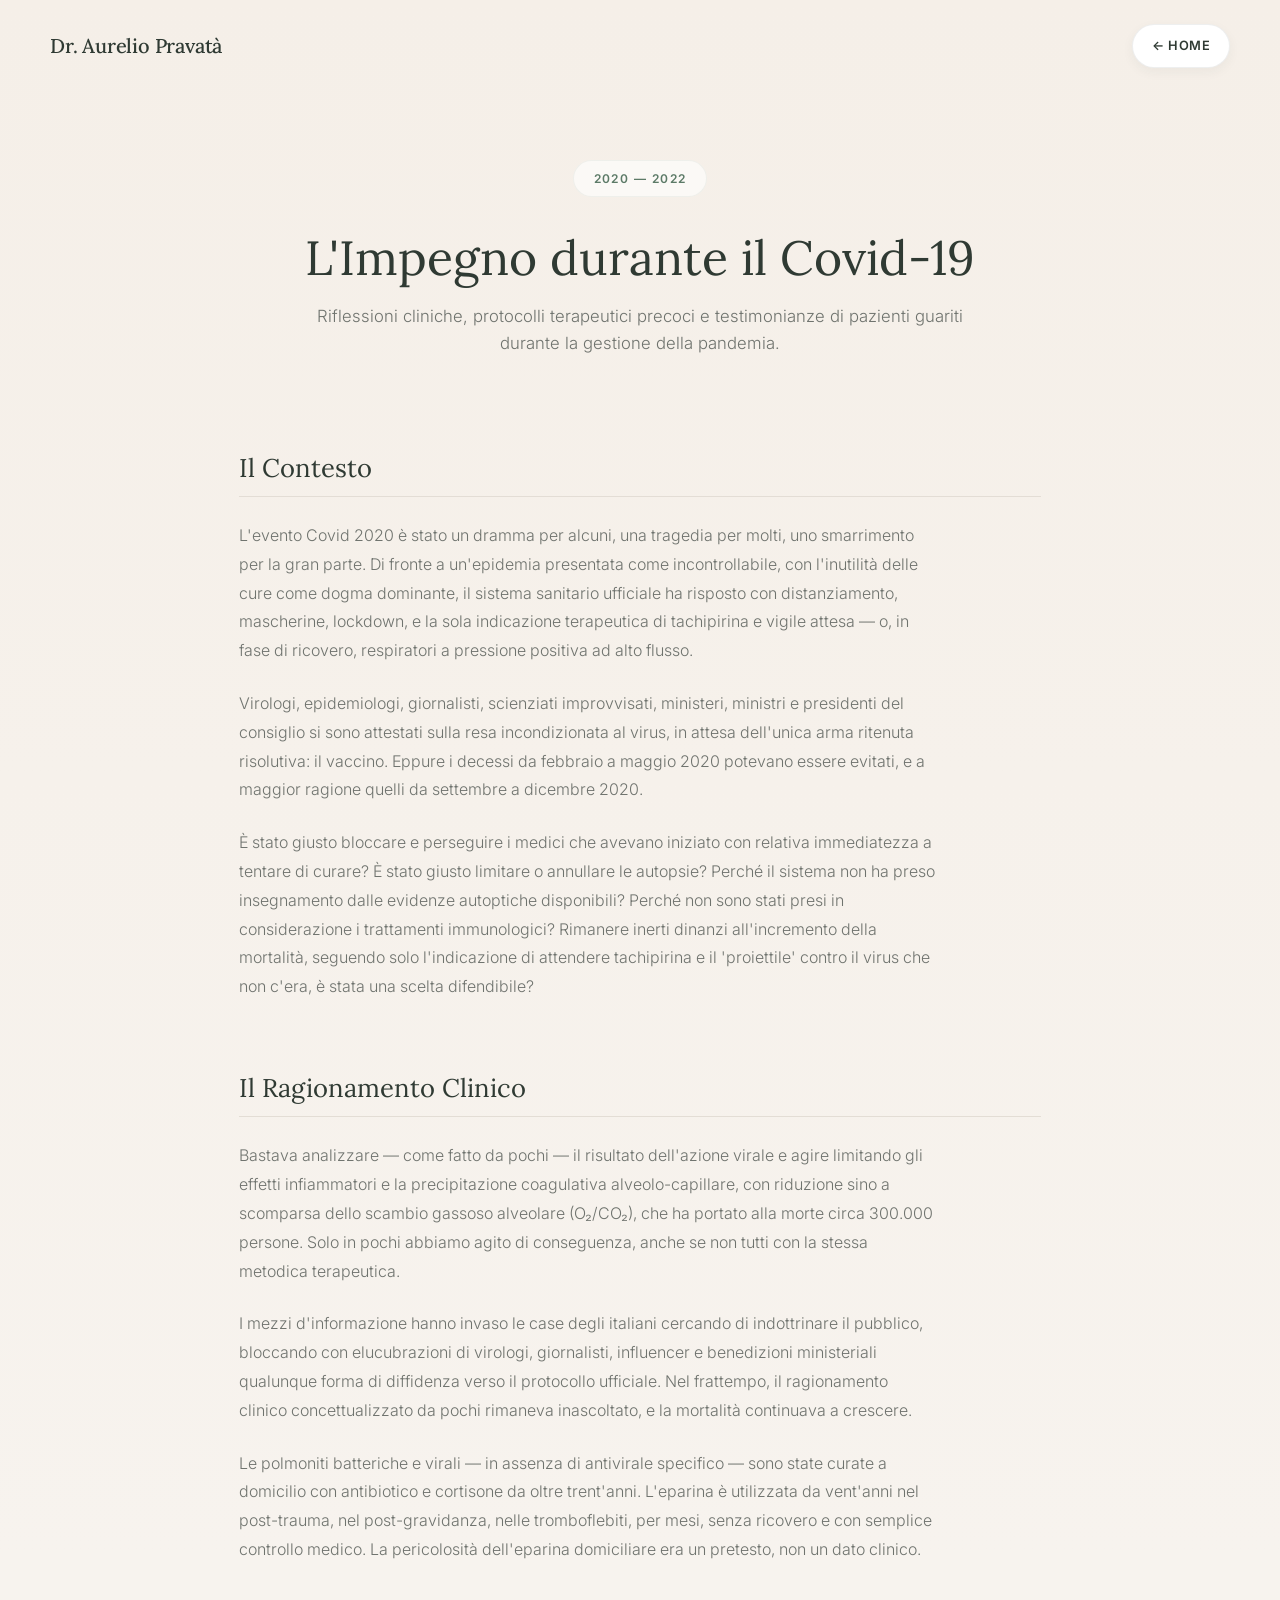
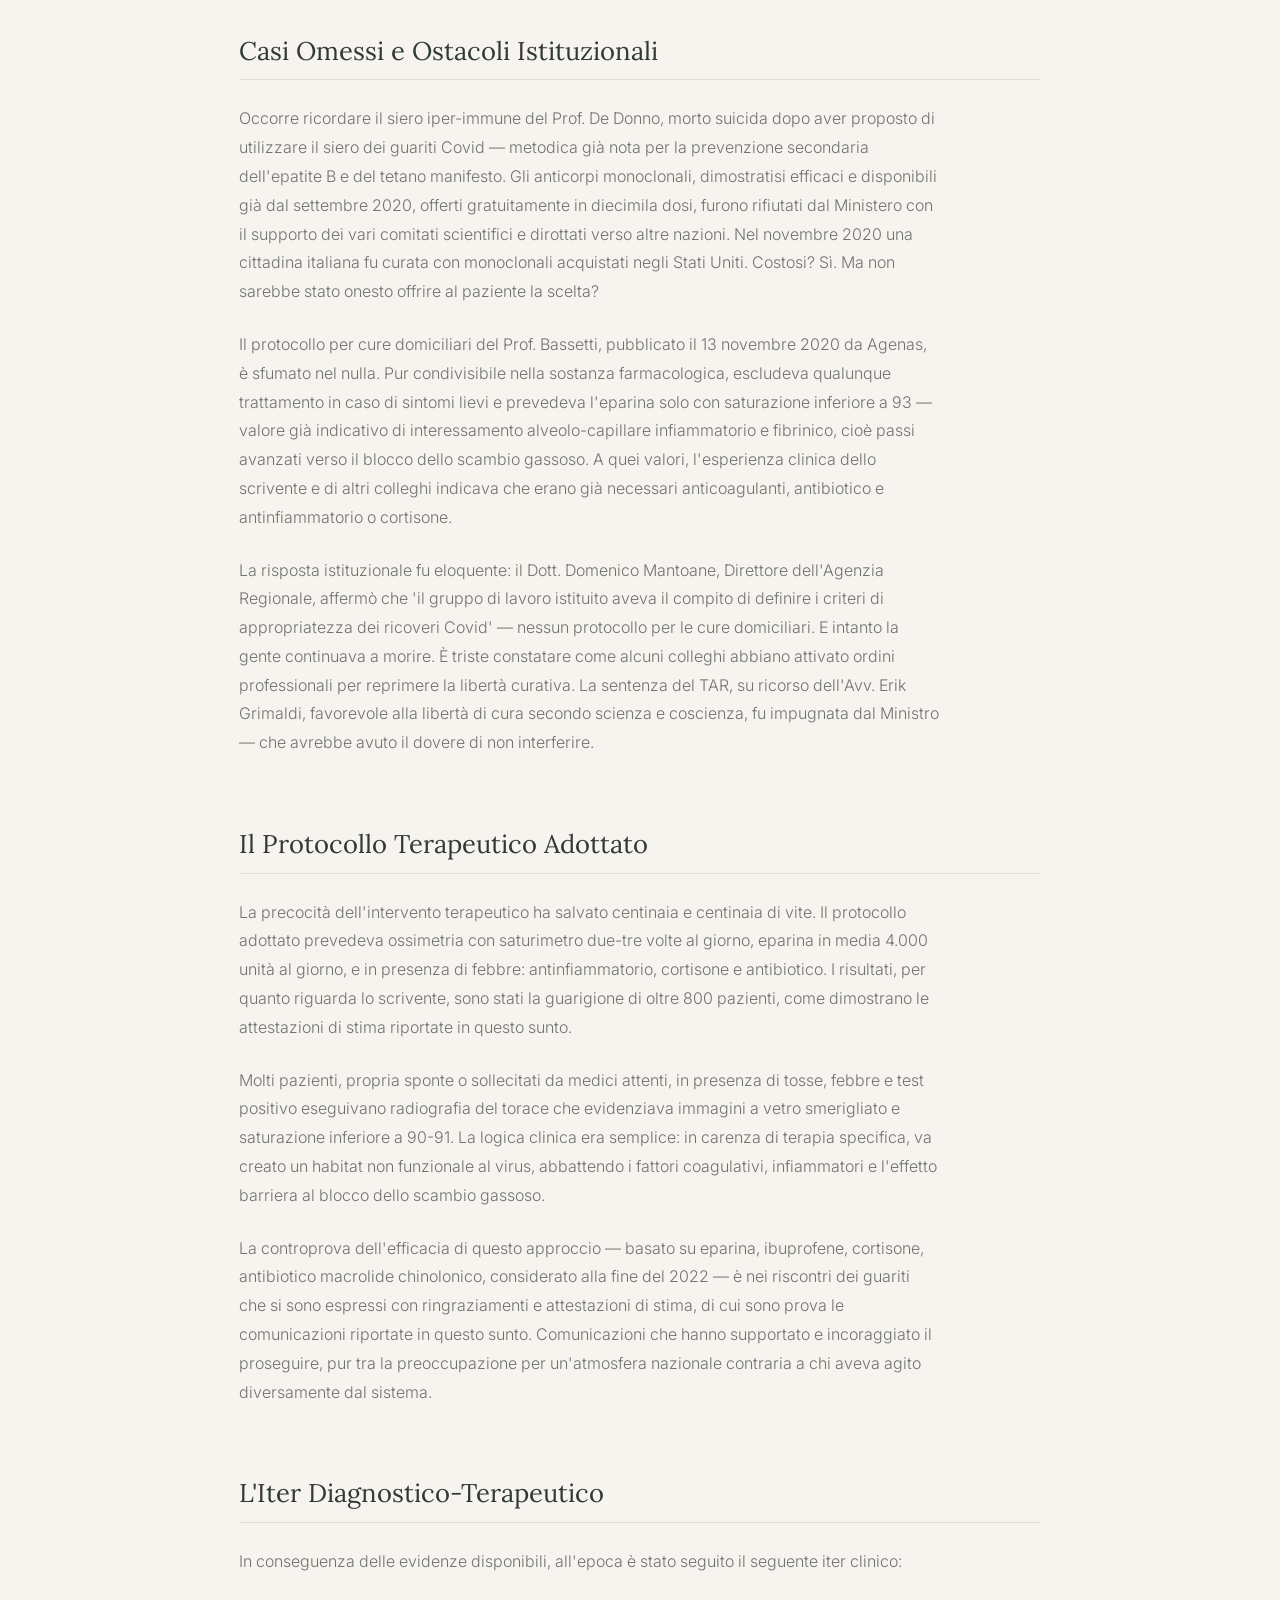
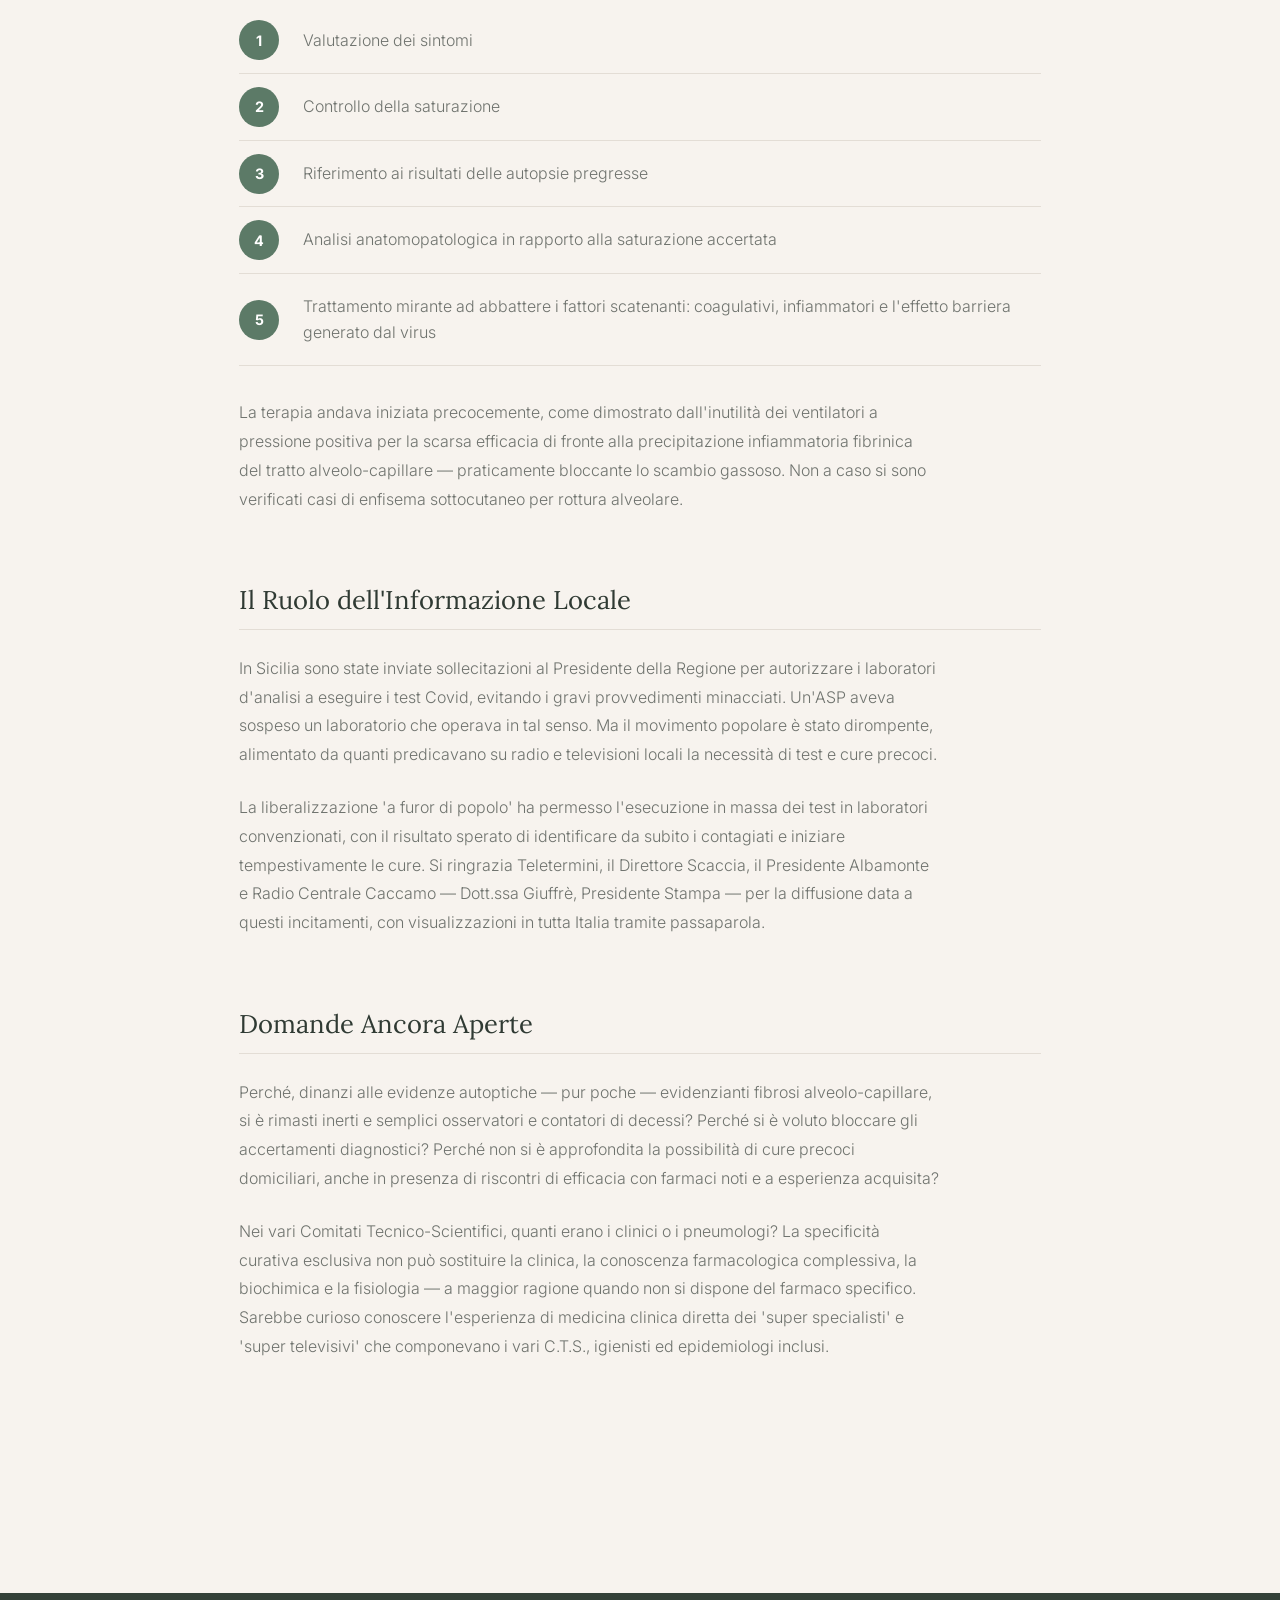
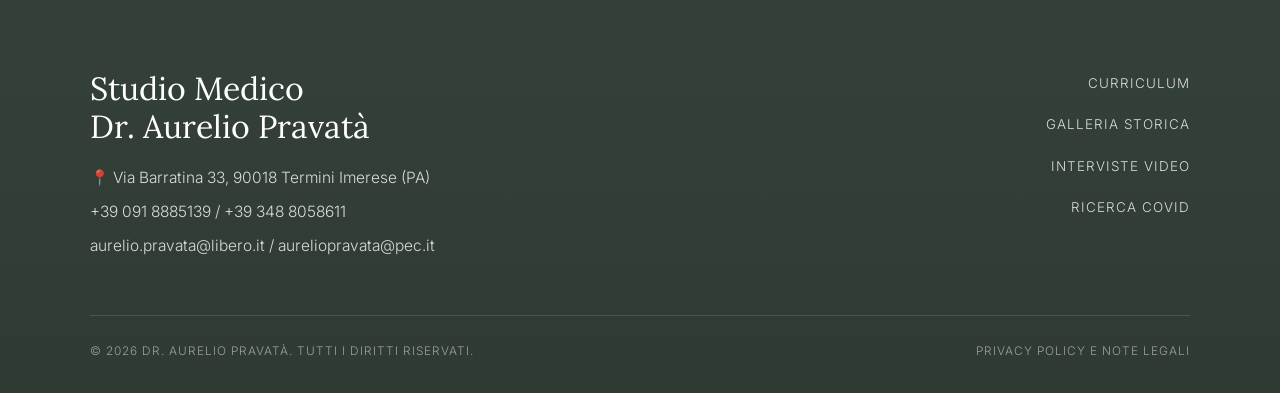
<file: covid.html>
<!DOCTYPE html>
<html lang="it">

<head>
    <meta charset="UTF-8">
    <meta name="viewport" content="width=device-width, initial-scale=1.0">
    <title>Ricerca Covid-19 | Dr. Aurelio Pravatà</title>
    <link rel="stylesheet" href="style.css">
</head>

<body>

    <nav class="top-bar">
        <a href="index.html" class="logo-text">Dr. Aurelio Pravatà</a>
        <a href="index.html" class="menu-btn">&larr; Home</a>
    </nav>

    <div class="page-hero">
        <div class="hero-subtitle">2020 — 2022</div>
        <h1>L'Impegno durante il Covid-19</h1>
        <p>Riflessioni cliniche, protocolli terapeutici precoci e testimonianze di pazienti guariti durante la gestione
            della pandemia.</p>
    </div>

    <div class="content-section">

        <div class="text-block">
            <h2>Il Contesto</h2>
            <p>L'evento Covid 2020 è stato un dramma per alcuni, una tragedia per molti, uno smarrimento per la gran
                parte. Di fronte a un'epidemia presentata come incontrollabile, con l'inutilità delle cure come dogma
                dominante, il sistema sanitario ufficiale ha risposto con distanziamento, mascherine, lockdown, e la
                sola indicazione terapeutica di tachipirina e vigile attesa — o, in fase di ricovero, respiratori a
                pressione positiva ad alto flusso.</p>
            <p>Virologi, epidemiologi, giornalisti, scienziati improvvisati, ministeri, ministri e presidenti del
                consiglio si sono attestati sulla resa incondizionata al virus, in attesa dell'unica arma ritenuta
                risolutiva: il vaccino. Eppure i decessi da febbraio a maggio 2020 potevano essere evitati, e a maggior
                ragione quelli da settembre a dicembre 2020.</p>
            <p>È stato giusto bloccare e perseguire i medici che avevano iniziato con relativa immediatezza a tentare di
                curare? È stato giusto limitare o annullare le autopsie? Perché il sistema non ha preso insegnamento
                dalle evidenze autoptiche disponibili? Perché non sono stati presi in considerazione i trattamenti
                immunologici? Rimanere inerti dinanzi all'incremento della mortalità, seguendo solo l'indicazione di
                attendere tachipirina e il 'proiettile' contro il virus che non c'era, è stata una scelta difendibile?
            </p>
        </div>

        <div class="text-block">
            <h2>Il Ragionamento Clinico</h2>
            <p>Bastava analizzare — come fatto da pochi — il risultato dell'azione virale e agire limitando gli effetti
                infiammatori e la precipitazione coagulativa alveolo-capillare, con riduzione sino a scomparsa dello
                scambio gassoso alveolare (O₂/CO₂), che ha portato alla morte circa 300.000 persone. Solo in pochi
                abbiamo agito di conseguenza, anche se non tutti con la stessa metodica terapeutica.</p>
            <p>I mezzi d'informazione hanno invaso le case degli italiani cercando di indottrinare il pubblico,
                bloccando con elucubrazioni di virologi, giornalisti, influencer e benedizioni ministeriali qualunque
                forma di diffidenza verso il protocollo ufficiale. Nel frattempo, il ragionamento clinico
                concettualizzato da pochi rimaneva inascoltato, e la mortalità continuava a crescere.</p>
            <p>Le polmoniti batteriche e virali — in assenza di antivirale specifico — sono state curate a domicilio con
                antibiotico e cortisone da oltre trent'anni. L'eparina è utilizzata da vent'anni nel post-trauma, nel
                post-gravidanza, nelle tromboflebiti, per mesi, senza ricovero e con semplice controllo medico. La
                pericolosità dell'eparina domiciliare era un pretesto, non un dato clinico.</p>
        </div>

        <div class="text-block">
            <h2>Casi Omessi e Ostacoli Istituzionali</h2>
            <p>Occorre ricordare il siero iper-immune del Prof. De Donno, morto suicida dopo aver proposto di utilizzare
                il siero dei guariti Covid — metodica già nota per la prevenzione secondaria dell'epatite B e del tetano
                manifesto. Gli anticorpi monoclonali, dimostratisi efficaci e disponibili già dal settembre 2020,
                offerti gratuitamente in diecimila dosi, furono rifiutati dal Ministero con il supporto dei vari
                comitati scientifici e dirottati verso altre nazioni. Nel novembre 2020 una cittadina italiana fu curata
                con monoclonali acquistati negli Stati Uniti. Costosi? Sì. Ma non sarebbe stato onesto offrire al
                paziente la scelta?</p>
            <p>Il protocollo per cure domiciliari del Prof. Bassetti, pubblicato il 13 novembre 2020 da Agenas, è
                sfumato nel nulla. Pur condivisibile nella sostanza farmacologica, escludeva qualunque trattamento in
                caso di sintomi lievi e prevedeva l'eparina solo con saturazione inferiore a 93 — valore già indicativo
                di interessamento alveolo-capillare infiammatorio e fibrinico, cioè passi avanzati verso il blocco dello
                scambio gassoso. A quei valori, l'esperienza clinica dello scrivente e di altri colleghi indicava che
                erano già necessari anticoagulanti, antibiotico e antinfiammatorio o cortisone.</p>
            <p>La risposta istituzionale fu eloquente: il Dott. Domenico Mantoane, Direttore dell'Agenzia Regionale,
                affermò che 'il gruppo di lavoro istituito aveva il compito di definire i criteri di appropriatezza dei
                ricoveri Covid' — nessun protocollo per le cure domiciliari. E intanto la gente continuava a morire. È
                triste constatare come alcuni colleghi abbiano attivato ordini professionali per reprimere la libertà
                curativa. La sentenza del TAR, su ricorso dell'Avv. Erik Grimaldi, favorevole alla libertà di cura
                secondo scienza e coscienza, fu impugnata dal Ministro — che avrebbe avuto il dovere di non interferire.
            </p>
        </div>

        <div class="text-block">
            <h2>Il Protocollo Terapeutico Adottato</h2>
            <p>La precocità dell'intervento terapeutico ha salvato centinaia e centinaia di vite. Il protocollo adottato
                prevedeva ossimetria con saturimetro due-tre volte al giorno, eparina in media 4.000 unità al giorno, e
                in presenza di febbre: antinfiammatorio, cortisone e antibiotico. I risultati, per quanto riguarda lo
                scrivente, sono stati la guarigione di oltre 800 pazienti, come dimostrano le attestazioni di stima
                riportate in questo sunto.</p>
            <p>Molti pazienti, propria sponte o sollecitati da medici attenti, in presenza di tosse, febbre e test
                positivo eseguivano radiografia del torace che evidenziava immagini a vetro smerigliato e saturazione
                inferiore a 90-91. La logica clinica era semplice: in carenza di terapia specifica, va creato un habitat
                non funzionale al virus, abbattendo i fattori coagulativi, infiammatori e l'effetto barriera al blocco
                dello scambio gassoso.</p>
            <p>La controprova dell'efficacia di questo approccio — basato su eparina, ibuprofene, cortisone, antibiotico
                macrolide chinolonico, considerato alla fine del 2022 — è nei riscontri dei guariti che si sono espressi
                con ringraziamenti e attestazioni di stima, di cui sono prova le comunicazioni riportate in questo
                sunto. Comunicazioni che hanno supportato e incoraggiato il proseguire, pur tra la preoccupazione per
                un'atmosfera nazionale contraria a chi aveva agito diversamente dal sistema.</p>
        </div>

        <div class="text-block">
            <h2>L'Iter Diagnostico-Terapeutico</h2>
            <p>In conseguenza delle evidenze disponibili, all'epoca è stato seguito il seguente iter clinico:</p>
            <ol class="iter-list">
                <li>Valutazione dei sintomi</li>
                <li>Controllo della saturazione</li>
                <li>Riferimento ai risultati delle autopsie pregresse</li>
                <li>Analisi anatomopatologica in rapporto alla saturazione accertata</li>
                <li>Trattamento mirante ad abbattere i fattori scatenanti: coagulativi, infiammatori e l'effetto
                    barriera generato dal virus</li>
            </ol>
            <p style="margin-top: 1.5rem;">La terapia andava iniziata precocemente, come dimostrato dall'inutilità dei
                ventilatori a pressione positiva per la scarsa efficacia di fronte alla precipitazione infiammatoria
                fibrinica del tratto alveolo-capillare — praticamente bloccante lo scambio gassoso. Non a caso si sono
                verificati casi di enfisema sottocutaneo per rottura alveolare.</p>
        </div>

        <div class="text-block">
            <h2>Il Ruolo dell'Informazione Locale</h2>
            <p>In Sicilia sono state inviate sollecitazioni al Presidente della Regione per autorizzare i laboratori
                d'analisi a eseguire i test Covid, evitando i gravi provvedimenti minacciati. Un'ASP aveva sospeso un
                laboratorio che operava in tal senso. Ma il movimento popolare è stato dirompente, alimentato da quanti
                predicavano su radio e televisioni locali la necessità di test e cure precoci.</p>
            <p>La liberalizzazione 'a furor di popolo' ha permesso l'esecuzione in massa dei test in laboratori
                convenzionati, con il risultato sperato di identificare da subito i contagiati e iniziare
                tempestivamente le cure. Si ringrazia Teletermini, il Direttore Scaccia, il Presidente Albamonte e Radio
                Centrale Caccamo — Dott.ssa Giuffrè, Presidente Stampa — per la diffusione data a questi incitamenti,
                con visualizzazioni in tutta Italia tramite passaparola.</p>
        </div>

        <div class="text-block">
            <h2>Domande Ancora Aperte</h2>
            <p>Perché, dinanzi alle evidenze autoptiche — pur poche — evidenzianti fibrosi alveolo-capillare, si è
                rimasti inerti e semplici osservatori e contatori di decessi? Perché si è voluto bloccare gli
                accertamenti diagnostici? Perché non si è approfondita la possibilità di cure precoci domiciliari, anche
                in presenza di riscontri di efficacia con farmaci noti e a esperienza acquisita?</p>
            <p>Nei vari Comitati Tecnico-Scientifici, quanti erano i clinici o i pneumologi? La specificità curativa
                esclusiva non può sostituire la clinica, la conoscenza farmacologica complessiva, la biochimica e la
                fisiologia — a maggior ragione quando non si dispone del farmaco specifico. Sarebbe curioso conoscere
                l'esperienza di medicina clinica diretta dei 'super specialisti' e 'super televisivi' che componevano i
                vari C.T.S., igienisti ed epidemiologi inclusi.</p>
        </div>

    </div>

    <!-- FOOTER ISTITUZIONALE -->
    <footer id="contatti">
        <div class="footer-grid">
            <div class="footer-col">
                <h2>Studio Medico<br>Dr. Aurelio Pravatà</h2>
                <p>📍 Via Barratina 33, 90018 Termini Imerese (PA)</p>
                <p>+39 091 8885139 / +39 348 8058611</p>
                <p>aurelio.pravata@libero.it / aureliopravata@pec.it</p>
                <!--<p style="margin-top: 1rem; opacity: 0.6; font-size: 0.8rem;">P.IVA 01234567890</p>-->
            </div>

            <div class="footer-col-right">
                <ul>
                    <li><a href="curriculum.html">Curriculum</a></li>
                    <li><a href="galleria.html">Galleria Storica</a></li>
                    <li><a href="interviste.html">Interviste Video</a></li>
                    <li><a href="covid.html">Ricerca Covid</a></li>
                </ul>
            </div>
        </div>

        <div class="footer-bottom">
            <div>&copy; 2026 DR. AURELIO PRAVATÀ. TUTTI I DIRITTI RISERVATI.</div>
            <div>PRIVACY POLICY E NOTE LEGALI</div>
        </div>
    </footer>

</body>

</html>
</file>
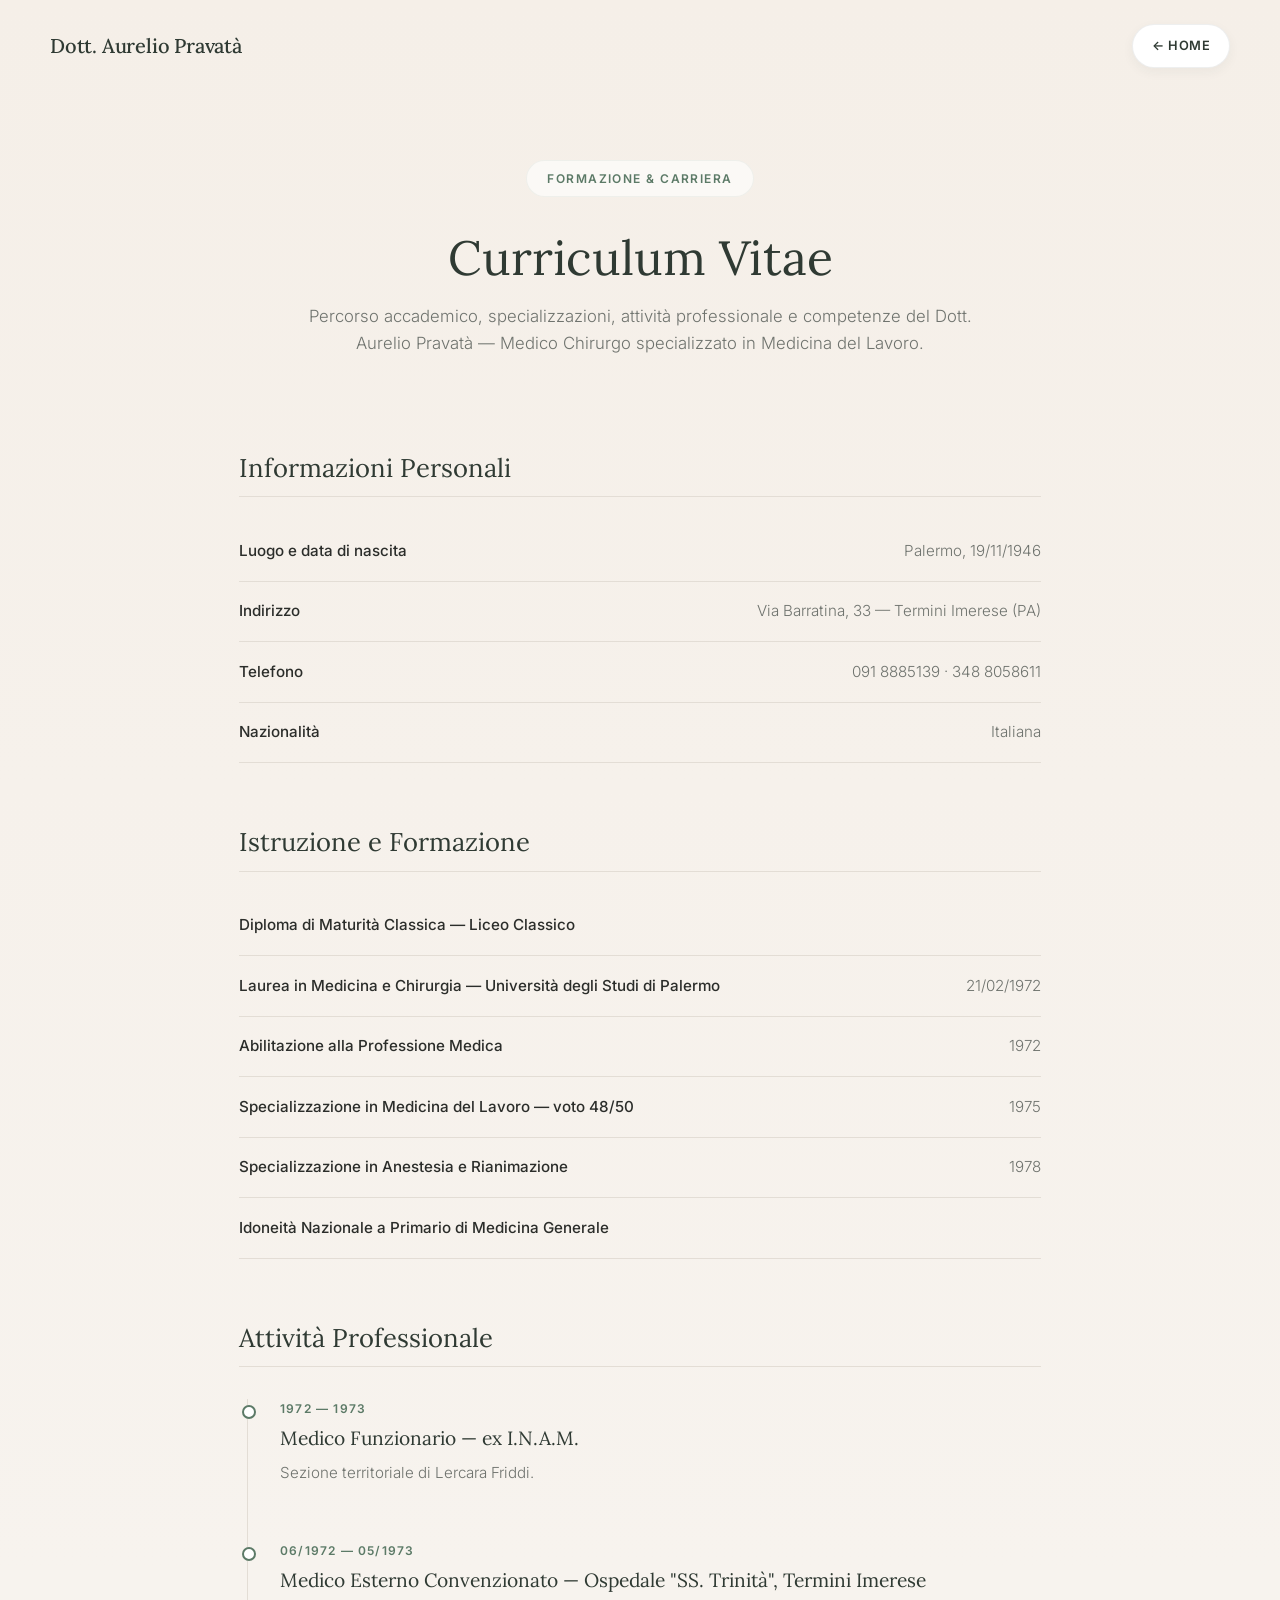
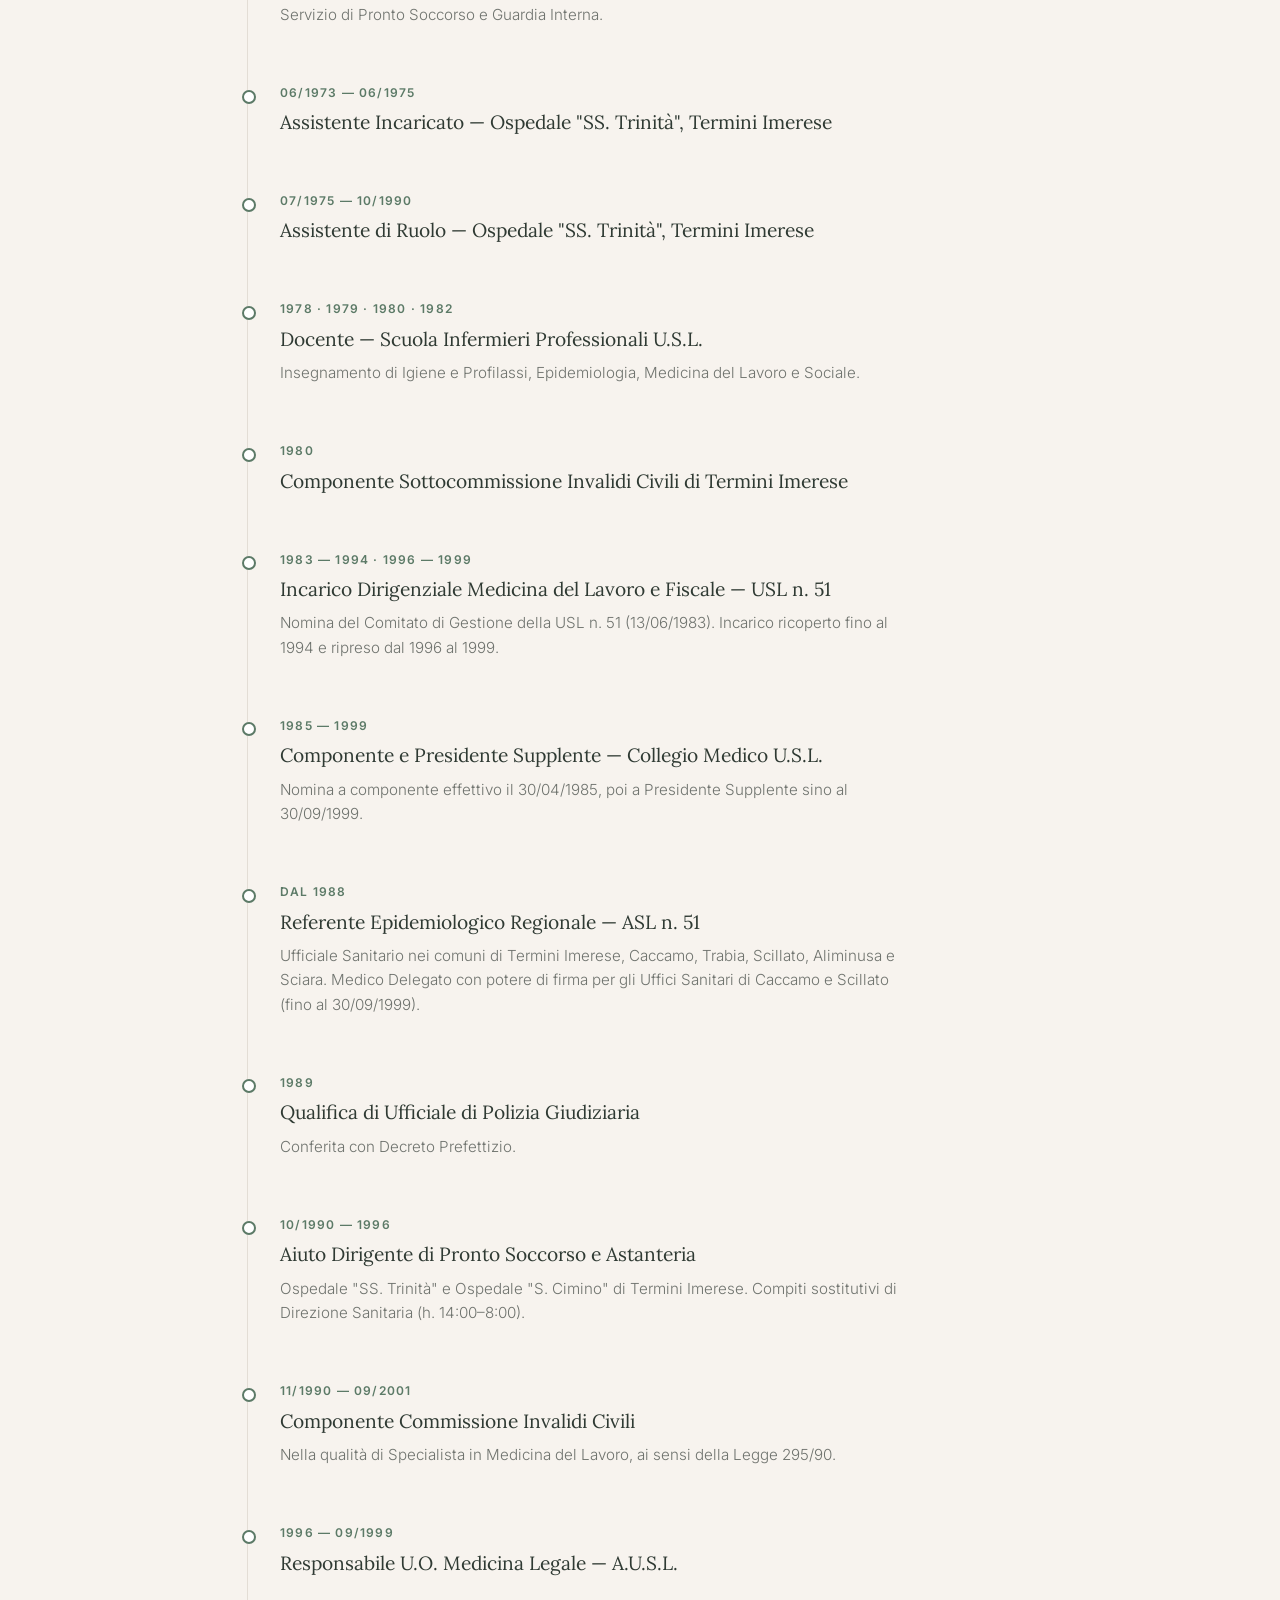
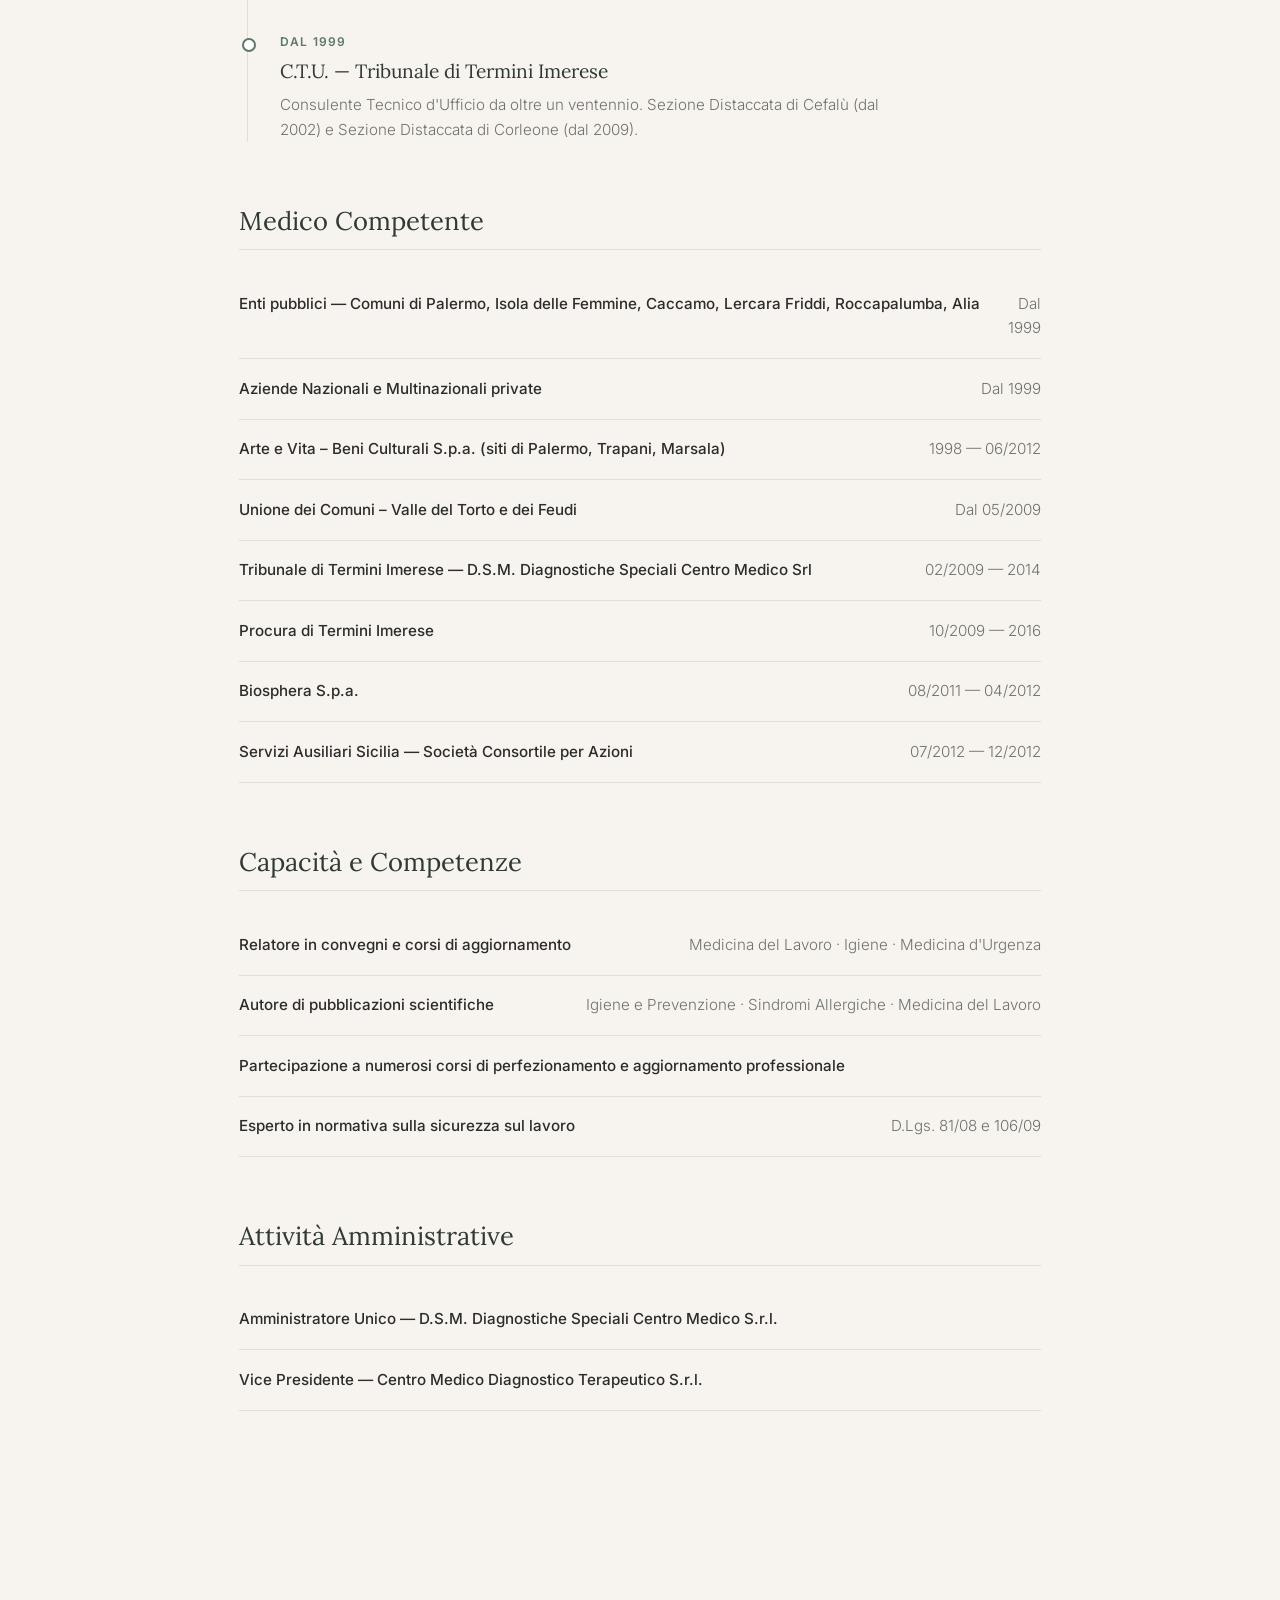
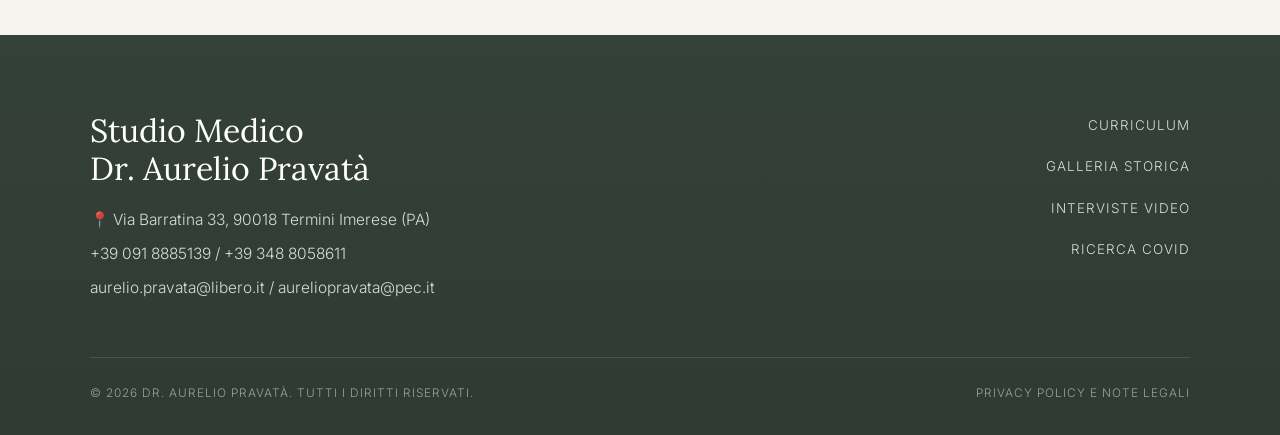
<file: curriculum.html>
<!DOCTYPE html>
<html lang="it">


<head>
    <meta charset="UTF-8">
    <meta name="viewport" content="width=device-width, initial-scale=1.0">
    <title>Curriculum | Dott. Aurelio Pravatà</title>
    <link rel="stylesheet" href="style.css"></head>



<body>


    <!-- Navigazione Top -->
    <nav class="top-bar">
        <a href="index.html" class="logo-text">Dott. Aurelio Pravatà</a>
        <a href="index.html" class="menu-btn">&larr; Home</a>
    </nav>


    <!-- Page Hero -->
    <div class="page-hero">
        <div class="hero-subtitle">Formazione &amp; Carriera</div>
        <h1>Curriculum Vitae</h1>
        <p>Percorso accademico, specializzazioni, attività professionale e competenze del Dott. Aurelio Pravatà — Medico
            Chirurgo specializzato in Medicina del Lavoro.</p>
    </div>


    <!-- Contenuto Principale -->
    <div class="content-section">


        <div class="section-block">
            <h2>Informazioni Personali</h2>
            <ul>
                <li>
                    <strong>Luogo e data di nascita</strong>
                    <span>Palermo, 19/11/1946</span>
                </li>
                <li>
                    <strong>Indirizzo</strong>
                    <span>Via Barratina, 33 — Termini Imerese (PA)</span>
                </li>
                <li>
                    <strong>Telefono</strong>
                    <span>091 8885139 · 348 8058611</span>
                </li>
                <li>
                    <strong>Nazionalità</strong>
                    <span>Italiana</span>
                </li>
            </ul>
        </div>


        <div class="section-block">
            <h2>Istruzione e Formazione</h2>
            <ul>
                <li>
                    <strong>Diploma di Maturità Classica — Liceo Classico</strong>
                </li>
                <li>
                    <strong>Laurea in Medicina e Chirurgia — Università degli Studi di Palermo</strong>
                    <span>21/02/1972</span>
                </li>
                <li>
                    <strong>Abilitazione alla Professione Medica</strong>
                    <span>1972</span>
                </li>
                <li>
                    <strong>Specializzazione in Medicina del Lavoro — voto 48/50</strong>
                    <span>1975</span>
                </li>
                <li>
                    <strong>Specializzazione in Anestesia e Rianimazione</strong>
                    <span>1978</span>
                </li>
                <li>
                    <strong>Idoneità Nazionale a Primario di Medicina Generale</strong>
                </li>
            </ul>
        </div>


        <div class="section-block">
            <h2>Attività Professionale</h2>
            <div class="timeline">

                <div class="timeline-item">
                    <div class="timeline-date">1972 — 1973</div>
                    <h3>Medico Funzionario — ex I.N.A.M.</h3>
                    <p>Sezione territoriale di Lercara Friddi.</p>
                </div>

                <div class="timeline-item">
                    <div class="timeline-date">06/1972 — 05/1973</div>
                    <h3>Medico Esterno Convenzionato — Ospedale "SS. Trinità", Termini Imerese</h3>
                    <p>Servizio di Pronto Soccorso e Guardia Interna.</p>
                </div>

                <div class="timeline-item">
                    <div class="timeline-date">06/1973 — 06/1975</div>
                    <h3>Assistente Incaricato — Ospedale "SS. Trinità", Termini Imerese</h3>
                </div>

                <div class="timeline-item">
                    <div class="timeline-date">07/1975 — 10/1990</div>
                    <h3>Assistente di Ruolo — Ospedale "SS. Trinità", Termini Imerese</h3>
                </div>

                <div class="timeline-item">
                    <div class="timeline-date">1978 · 1979 · 1980 · 1982</div>
                    <h3>Docente — Scuola Infermieri Professionali U.S.L.</h3>
                    <p>Insegnamento di Igiene e Profilassi, Epidemiologia, Medicina del Lavoro e Sociale.</p>
                </div>

                <div class="timeline-item">
                    <div class="timeline-date">1980</div>
                    <h3>Componente Sottocommissione Invalidi Civili di Termini Imerese</h3>
                </div>

                <div class="timeline-item">
                    <div class="timeline-date">1983 — 1994 · 1996 — 1999</div>
                    <h3>Incarico Dirigenziale Medicina del Lavoro e Fiscale — USL n. 51</h3>
                    <p>Nomina del Comitato di Gestione della USL n. 51 (13/06/1983). Incarico ricoperto fino al 1994 e
                        ripreso dal 1996 al 1999.</p>
                </div>

                <div class="timeline-item">
                    <div class="timeline-date">1985 — 1999</div>
                    <h3>Componente e Presidente Supplente — Collegio Medico U.S.L.</h3>
                    <p>Nomina a componente effettivo il 30/04/1985, poi a Presidente Supplente sino al 30/09/1999.</p>
                </div>

                <div class="timeline-item">
                    <div class="timeline-date">Dal 1988</div>
                    <h3>Referente Epidemiologico Regionale — ASL n. 51</h3>
                    <p>Ufficiale Sanitario nei comuni di Termini Imerese, Caccamo, Trabia, Scillato, Aliminusa e Sciara.
                        Medico Delegato con potere di firma per gli Uffici Sanitari di Caccamo e Scillato (fino al
                        30/09/1999).</p>
                </div>

                <div class="timeline-item">
                    <div class="timeline-date">1989</div>
                    <h3>Qualifica di Ufficiale di Polizia Giudiziaria</h3>
                    <p>Conferita con Decreto Prefettizio.</p>
                </div>

                <div class="timeline-item">
                    <div class="timeline-date">10/1990 — 1996</div>
                    <h3>Aiuto Dirigente di Pronto Soccorso e Astanteria</h3>
                    <p>Ospedale "SS. Trinità" e Ospedale "S. Cimino" di Termini Imerese. Compiti sostitutivi di
                        Direzione Sanitaria (h. 14:00–8:00).</p>
                </div>

                <div class="timeline-item">
                    <div class="timeline-date">11/1990 — 09/2001</div>
                    <h3>Componente Commissione Invalidi Civili</h3>
                    <p>Nella qualità di Specialista in Medicina del Lavoro, ai sensi della Legge 295/90.</p>
                </div>

                <div class="timeline-item">
                    <div class="timeline-date">1996 — 09/1999</div>
                    <h3>Responsabile U.O. Medicina Legale — A.U.S.L.</h3>
                </div>

                <div class="timeline-item">
                    <div class="timeline-date">Dal 1999</div>
                    <h3>C.T.U. — Tribunale di Termini Imerese</h3>
                    <p>Consulente Tecnico d'Ufficio da oltre un ventennio. Sezione Distaccata di Cefalù (dal 2002) e
                        Sezione Distaccata di Corleone (dal 2009).</p>
                </div>

            </div>
        </div>


        <div class="section-block">
            <h2>Medico Competente</h2>
            <ul>
                <li>
                    <strong>Enti pubblici — Comuni di Palermo, Isola delle Femmine, Caccamo, Lercara Friddi,
                        Roccapalumba, Alia</strong>
                    <span>Dal 1999</span>
                </li>
                <li>
                    <strong>Aziende Nazionali e Multinazionali private</strong>
                    <span>Dal 1999</span>
                </li>
                <li>
                    <strong>Arte e Vita – Beni Culturali S.p.a. (siti di Palermo, Trapani, Marsala)</strong>
                    <span>1998 — 06/2012</span>
                </li>
                <li>
                    <strong>Unione dei Comuni – Valle del Torto e dei Feudi</strong>
                    <span>Dal 05/2009</span>
                </li>
                <li>
                    <strong>Tribunale di Termini Imerese — D.S.M. Diagnostiche Speciali Centro Medico Srl</strong>
                    <span>02/2009 — 2014</span>
                </li>
                <li>
                    <strong>Procura di Termini Imerese</strong>
                    <span>10/2009 — 2016</span>
                </li>
                <li>
                    <strong>Biosphera S.p.a.</strong>
                    <span>08/2011 — 04/2012</span>
                </li>
                <li>
                    <strong>Servizi Ausiliari Sicilia — Società Consortile per Azioni</strong>
                    <span>07/2012 — 12/2012</span>
                </li>
            </ul>
        </div>


        <div class="section-block">
            <h2>Capacità e Competenze</h2>
            <ul>
                <li>
                    <strong>Relatore in convegni e corsi di aggiornamento</strong>
                    <span>Medicina del Lavoro · Igiene · Medicina d'Urgenza</span>
                </li>
                <li>
                    <strong>Autore di pubblicazioni scientifiche</strong>
                    <span>Igiene e Prevenzione · Sindromi Allergiche · Medicina del Lavoro</span>
                </li>
                <li>
                    <strong>Partecipazione a numerosi corsi di perfezionamento e aggiornamento professionale</strong>
                </li>
                <li>
                    <strong>Esperto in normativa sulla sicurezza sul lavoro</strong>
                    <span>D.Lgs. 81/08 e 106/09</span>
                </li>
            </ul>
        </div>


        <div class="section-block">
            <h2>Attività Amministrative</h2>
            <ul>
                <li>
                    <strong>Amministratore Unico — D.S.M. Diagnostiche Speciali Centro Medico S.r.l.</strong>
                </li>
                <li>
                    <strong>Vice Presidente — Centro Medico Diagnostico Terapeutico S.r.l.</strong>
                </li>
            </ul>
        </div>


    </div>

    <!-- FOOTER ISTITUZIONALE -->
    <footer id="contatti">
        <div class="footer-grid">
            <div class="footer-col">
                <h2>Studio Medico<br>Dr. Aurelio Pravatà</h2>
                <p>📍 Via Barratina 33, 90018 Termini Imerese (PA)</p>
                <p>+39 091 8885139 / +39 348 8058611</p>
                <p>aurelio.pravata@libero.it / aureliopravata@pec.it</p>
                <!--<p style="margin-top: 1rem; opacity: 0.6; font-size: 0.8rem;">P.IVA 01234567890</p>-->
            </div>

            <div class="footer-col-right">
                <ul>
                    <li><a href="curriculum.html">Curriculum</a></li>
                    <li><a href="galleria.html">Galleria Storica</a></li>
                    <li><a href="interviste.html">Interviste Video</a></li>
                    <li><a href="covid.html">Ricerca Covid</a></li>
                </ul>
            </div>
        </div>

        <div class="footer-bottom">
            <div>&copy; 2026 DR. AURELIO PRAVATÀ. TUTTI I DIRITTI RISERVATI.</div>
            <div>PRIVACY POLICY E NOTE LEGALI</div>
        </div>
    </footer>

</body>

</html>
</file>
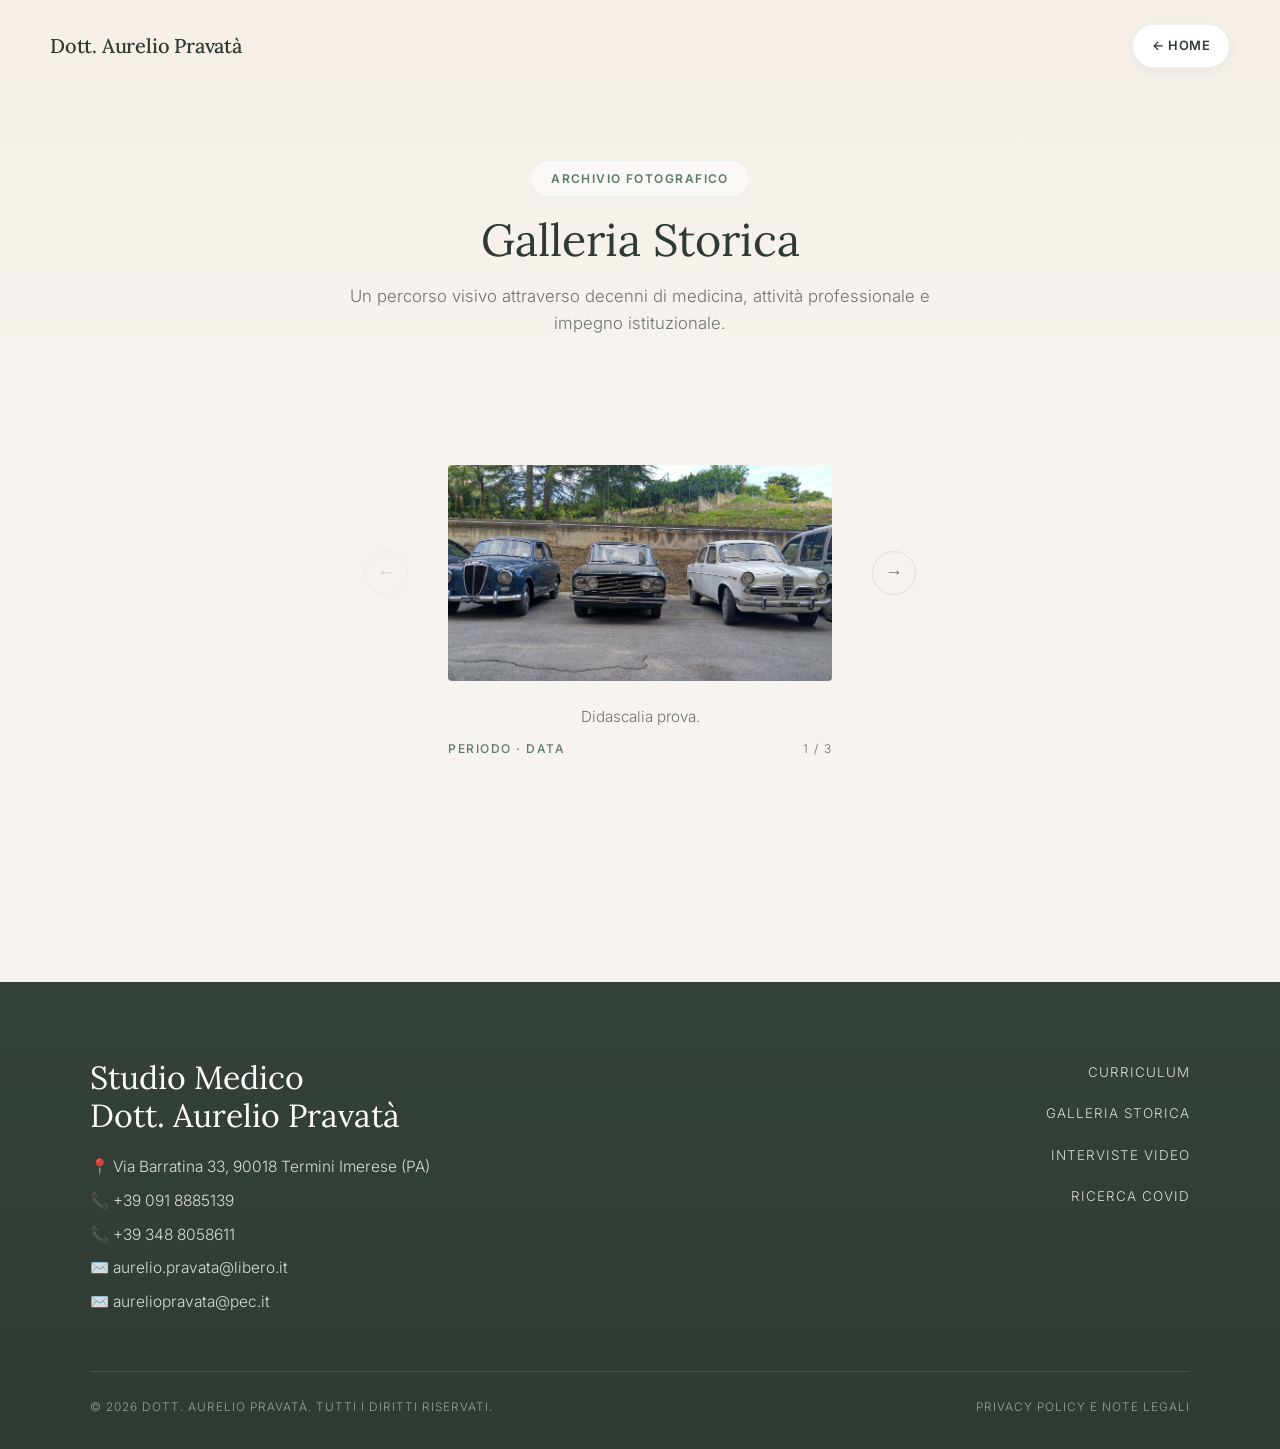
<file: galleria.html>
<!DOCTYPE html>
<html lang="it">


<head>
    <meta charset="UTF-8">
    <meta name="viewport" content="width=device-width, initial-scale=1.0">
    <title>Galleria | Dott. Aurelio Pravatà</title>
    <link rel="stylesheet" href="style.css">
    <style>
        .page-hero {
            padding: 10rem 2rem 4rem;
            text-align: center;
            max-width: 700px;
            margin: 0 auto;
        }


        .page-hero .hero-subtitle {
            margin-bottom: 1rem;
        }


        .page-hero h1 {
            font-size: 2.8rem;
            margin-bottom: 1rem;
        }


        .page-hero p {
            color: var(--text-muted);
            font-size: 1.05rem;
        }


        .gallery-section {
            max-width: 1200px;
            margin: 0 auto;
            padding: 2rem 2rem 8rem;
        }


        .gallery-era {
            margin-bottom: 6rem;
        }


        .gallery-era-header {
            display: flex;
            align-items: baseline;
            gap: 1.5rem;
            margin-bottom: 2rem;
            padding-bottom: 1rem;
            border-bottom: 1px solid var(--border-color);
        }


        .gallery-era-header h2 {
            font-size: 1.8rem;
            text-align: left;
            margin: 0;
        }


        .gallery-era-header span {
            font-size: 0.8rem;
            text-transform: uppercase;
            letter-spacing: 1.5px;
            color: var(--text-muted);
        }


        /* Masonry Grid: gestisce foto con proporzioni diverse */
        .masonry-grid {
            column-count: 3;
            column-gap: 1.2rem;
        }


        .masonry-grid img {
            width: 100%;
            height: auto;
            display: block;
            margin-bottom: 1.2rem;
            border-radius: 4px;
            transition: opacity 0.3s ease;
        }


        .masonry-grid img:hover {
            opacity: 0.85;
        }


        @media (max-width: 900px) {
            .masonry-grid {
                column-count: 2;
            }
        }


        @media (max-width: 500px) {
            .masonry-grid {
                column-count: 1;
            }
        }
    </style>

    <!-- Stili aggiuntivi solo per il carosello -->
    <style>
        .carousel-wrapper {
            display: flex;
            flex-direction: column;
            align-items: center;
            padding: 2rem 0 4rem;
        }

        .carousel-stage-row {
            display: flex;
            align-items: center;
            gap: 2.5rem;
        }

        .carousel-stage {
            width: 30vw;
            min-width: 180px;
            max-width: 480px;
            position: relative;
        }

        .carousel-stage img {
            width: 100%;
            height: auto;
            display: block;
            border-radius: 4px;
            transition: opacity 0.25s ease;
        }

        .carousel-stage img.is-fading {
            opacity: 0;
        }

        .carousel-btn {
            flex-shrink: 0;
            width: 44px;
            height: 44px;
            border: 1px solid var(--border-color);
            border-radius: 50%;
            background: none;
            color: var(--text-muted);
            font-size: 1.1rem;
            cursor: pointer;
            display: flex;
            align-items: center;
            justify-content: center;
            transition: color 0.2s, border-color 0.2s, background 0.2s;
            line-height: 1;
        }

        .carousel-btn:hover {
            color: var(--primary-green);
            border-color: var(--primary-green);
            background: none;
        }

        .carousel-btn:disabled {
            opacity: 0.3;
            cursor: default;
            pointer-events: none;
        }

        .carousel-info {
            margin-top: 1.6rem;
            text-align: center;
            width: 30vw;
            min-width: 180px;
            max-width: 480px;
        }

        .carousel-caption {
            font-size: 0.95rem;
            color: var(--text-muted);
            margin-bottom: 0.6rem;
            line-height: 1.5;
        }

        .carousel-meta {
            display: flex;
            justify-content: space-between;
            align-items: center;
            gap: 1rem;
        }

        .carousel-era-label {
            font-size: 0.75rem;
            text-transform: uppercase;
            letter-spacing: 1.5px;
            color: var(--primary-green);
            font-weight: 500;
        }

        .carousel-counter {
            font-size: 0.75rem;
            text-transform: uppercase;
            letter-spacing: 1.5px;
            color: var(--text-muted);
        }

        @media (max-width: 600px) {

            .carousel-stage,
            .carousel-info {
                width: 100%;
                max-width: 100%;
            }

            .carousel-stage-row {
                flex-wrap: wrap;
                justify-content: center;
                gap: 1rem;
            }

            .carousel-stage {
                order: -1;
                margin-bottom: 0.5rem;
            }

            .carousel-btn {
                margin: 0 1rem;
            }
        }
    </style>
</head>


<body>


    <nav class="top-bar">
        <a href="index.html" class="logo-text">Dott. Aurelio Pravatà</a>
        <a href="index.html" class="menu-btn">&larr; Home</a>
    </nav>


    <div class="page-hero">
        <div class="hero-subtitle">Archivio Fotografico</div>
        <h1>Galleria Storica</h1>
        <p>Un percorso visivo attraverso decenni di medicina, attività professionale e impegno istituzionale.</p>
    </div>


    <div class="gallery-section">
        <div class="carousel-wrapper">

            <div class="carousel-stage-row">
                <button class="carousel-btn" id="btn-prev" aria-label="Foto precedente">&#8592;</button>
                <div class="carousel-stage">
                    <img id="carousel-img" src="" alt="" width="600" height="800" loading="eager">
                </div>
                <button class="carousel-btn" id="btn-next" aria-label="Foto successiva">&#8594;</button>
            </div>

            <div class="carousel-info">
                <p class="carousel-caption" id="carousel-caption"></p>
                <div class="carousel-meta">
                    <span class="carousel-era-label" id="carousel-era"></span>
                    <span class="carousel-counter" id="carousel-counter"></span>
                </div>
            </div>

        </div>
    </div>


    <footer id="contatti">
        <div class="footer-grid">
            <div class="footer-col">
                <h2>Studio Medico<br>Dott. Aurelio Pravatà</h2>
                <p>📍 Via Barratina 33, 90018 Termini Imerese (PA)</p>
                <p>📞 +39 091 8885139</p>
                <p>📞 +39 348 8058611</p>
                <p>✉️ aurelio.pravata@libero.it</p>
                <p>✉️ aureliopravata@pec.it</p>
            </div>
            <div class="footer-col-right">
                <ul>
                    <li><a href="curriculum.html">Curriculum</a></li>
                    <li><a href="galleria.html">Galleria Storica</a></li>
                    <li><a href="interviste.html">Interviste Video</a></li>
                    <li><a href="covid.html">Ricerca Covid</a></li>
                </ul>
            </div>
        </div>
        <div class="footer-bottom">
            <div>&copy; 2026 DOTT. AURELIO PRAVATÀ. TUTTI I DIRITTI RISERVATI.</div>
            <div>PRIVACY POLICY E NOTE LEGALI</div>
        </div>
    </footer>


    <script>
        const slides = [
            // La Maturità Professionale — 2015 · Oggi
            {
                src: 'assets/foto1.jpg',
                alt: 'Foto 1',
                caption: 'Didascalia prova.',
                era: 'Periodo',
                period: 'Data'
            },
            {
                src: 'assets/foto2.jpg',
                alt: 'Foto 2',
                caption: 'Didascalia prova.',
                era: 'Periodo',
                period: 'Data'
            },
            {
                src: 'assets/foto3.jpg',
                alt: 'Foto 3',
                caption: 'Didascalia prova.',
                era: 'Periodo',
                period: 'Data'
            },
            /*
            {
                src: 'https://picsum.photos/seed/med04/700/900',
                alt: 'Laboratorio di Ricerca',
                caption: 'Attività di ricerca presso il laboratorio di diagnostica specialistica.',
                era: 'La Maturità Professionale',
                period: '2015 — Oggi'
            },
            {
                src: 'https://picsum.photos/seed/med05/800/500',
                alt: 'Convegno Medico',
                caption: 'Convegno regionale sulla sicurezza nei luoghi di lavoro, D.Lgs. 81/08.',
                era: 'La Maturità Professionale',
                period: '2015 — Oggi'
            },
            // La Formazione Internazionale — 2000 · 2014
            {
                src: 'https://picsum.photos/seed/med06/800/500',
                alt: 'Corso di Aggiornamento',
                caption: 'Corso di perfezionamento avanzato in Medicina del Lavoro e Igiene Industriale.',
                era: 'La Formazione Internazionale',
                period: '2000 — 2014'
            },
            {
                src: 'https://picsum.photos/seed/med07/500/750',
                alt: 'Seminario Specialistico',
                caption: 'Seminario internazionale sulle sindromi allergiche professionali.',
                era: 'La Formazione Internazionale',
                period: '2000 — 2014'
            },
            {
                src: 'https://picsum.photos/seed/med08/700/500',
                alt: 'Gruppo di Lavoro',
                caption: 'Tavolo di lavoro interdisciplinare su epidemiologia e prevenzione.',
                era: 'La Formazione Internazionale',
                period: '2000 — 2014'
            },
            // Gli Inizi — 1972 · 1999
            {
                src: 'https://picsum.photos/seed/med09/600/750',
                alt: 'Laurea in Medicina',
                caption: 'Laurea in Medicina e Chirurgia, Università degli Studi di Palermo, 21 febbraio 1972.',
                era: 'Gli Inizi',
                period: '1972 — 1999'
            },
            {
                src: 'https://picsum.photos/seed/med10/800/600',
                alt: 'Ospedale SS. Trinità',
                caption: 'Prima équipe all\'Ospedale "SS. Trinità" di Termini Imerese.',
                era: 'Gli Inizi',
                period: '1972 — 1999'
            },
            {
                src: 'https://picsum.photos/seed/med11/600/600',
                alt: 'Specializzazione',
                caption: 'Conseguimento della Specializzazione in Medicina del Lavoro con votazione 48/50.',
                era: 'Gli Inizi',
                period: '1972 — 1999'
            */
        ];

        let current = 0;

        const img = document.getElementById('carousel-img');
        const caption = document.getElementById('carousel-caption');
        const eraLabel = document.getElementById('carousel-era');
        const counter = document.getElementById('carousel-counter');
        const btnPrev = document.getElementById('btn-prev');
        const btnNext = document.getElementById('btn-next');

        function update(index, direction) {
            img.classList.add('is-fading');

            setTimeout(() => {
                const s = slides[index];
                img.src = s.src;
                img.alt = s.alt;
                caption.textContent = s.caption;
                eraLabel.textContent = s.era + ' · ' + s.period;
                counter.textContent = (index + 1) + ' / ' + slides.length;
                btnPrev.disabled = index === 0;
                btnNext.disabled = index === slides.length - 1;
                img.classList.remove('is-fading');
            }, 200);
        }

        btnPrev.addEventListener('click', () => {
            if (current > 0) { current--; update(current); }
        });

        btnNext.addEventListener('click', () => {
            if (current < slides.length - 1) { current++; update(current); }
        });

        document.addEventListener('keydown', (e) => {
            if (e.key === 'ArrowLeft' && current > 0) { current--; update(current); }
            if (e.key === 'ArrowRight' && current < slides.length - 1) { current++; update(current); }
        });

        // Init
        update(0);
    </script>


</body>


</html>
</file>
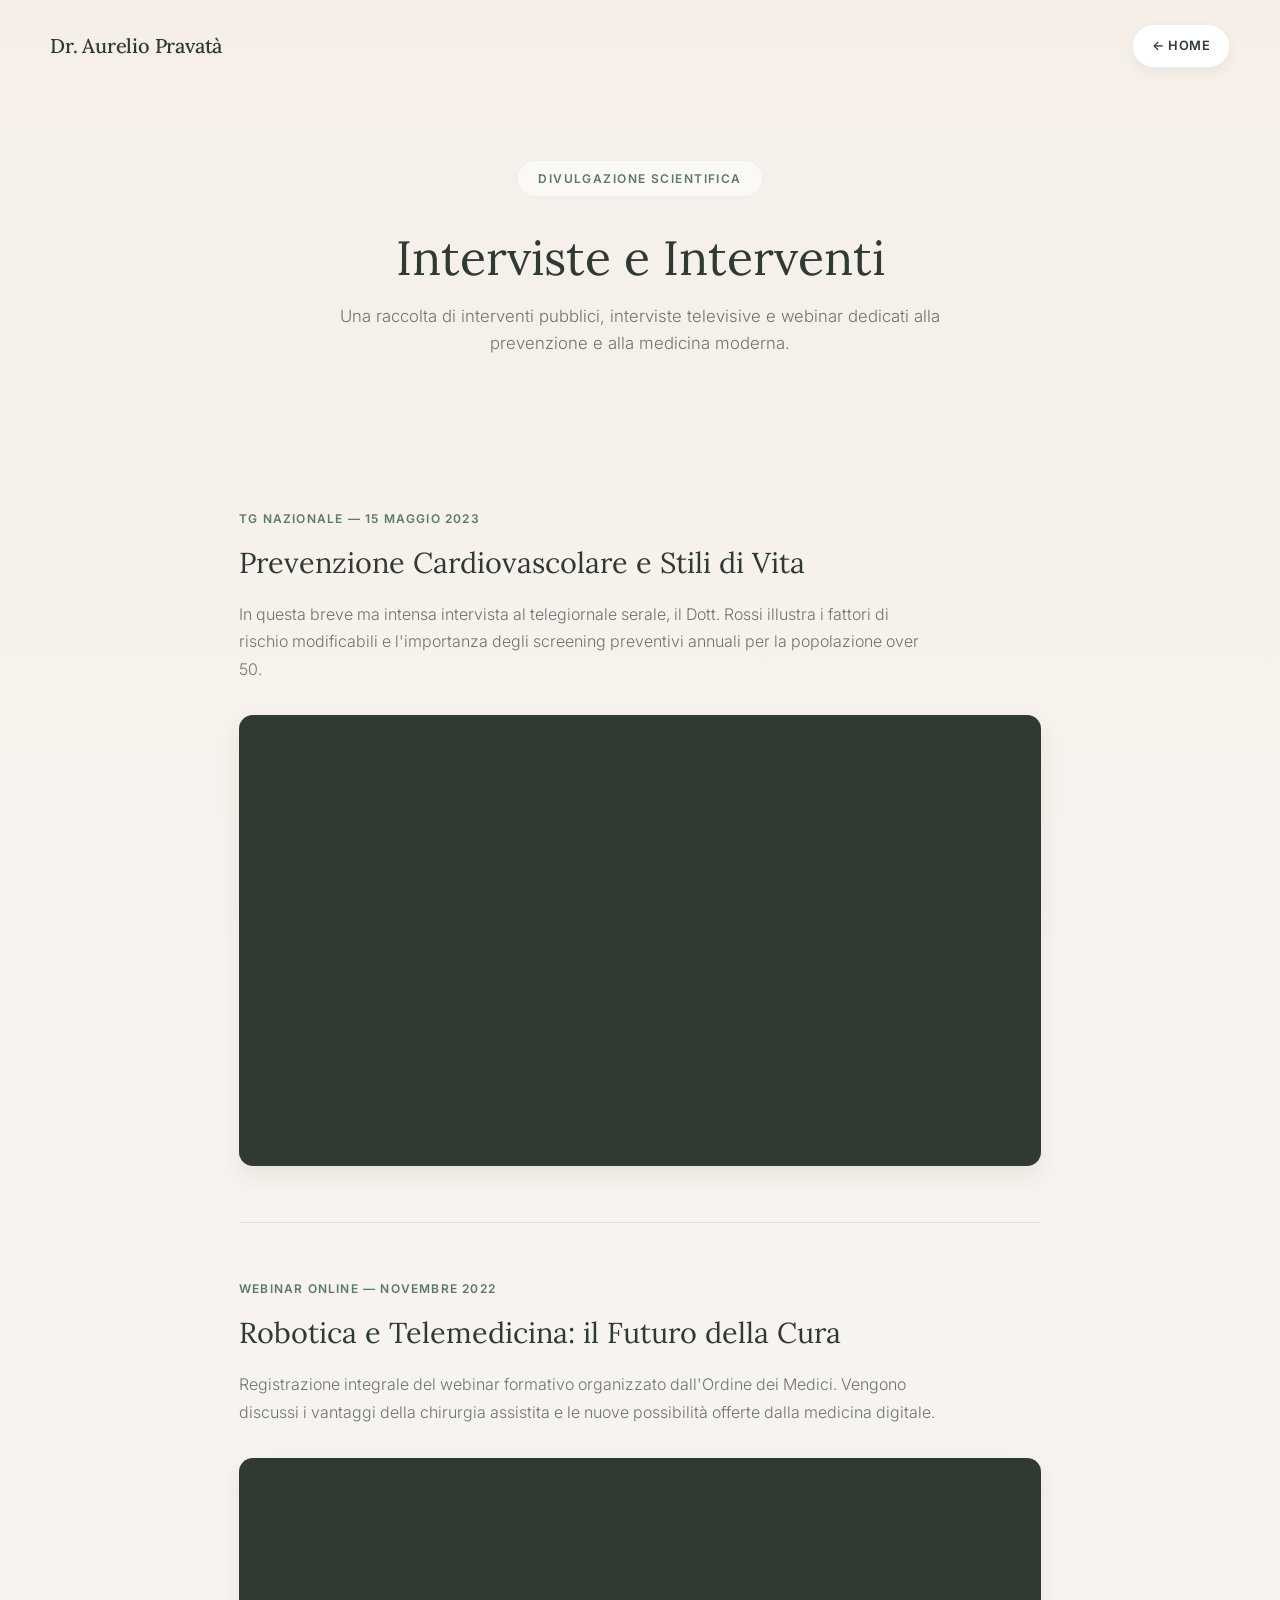
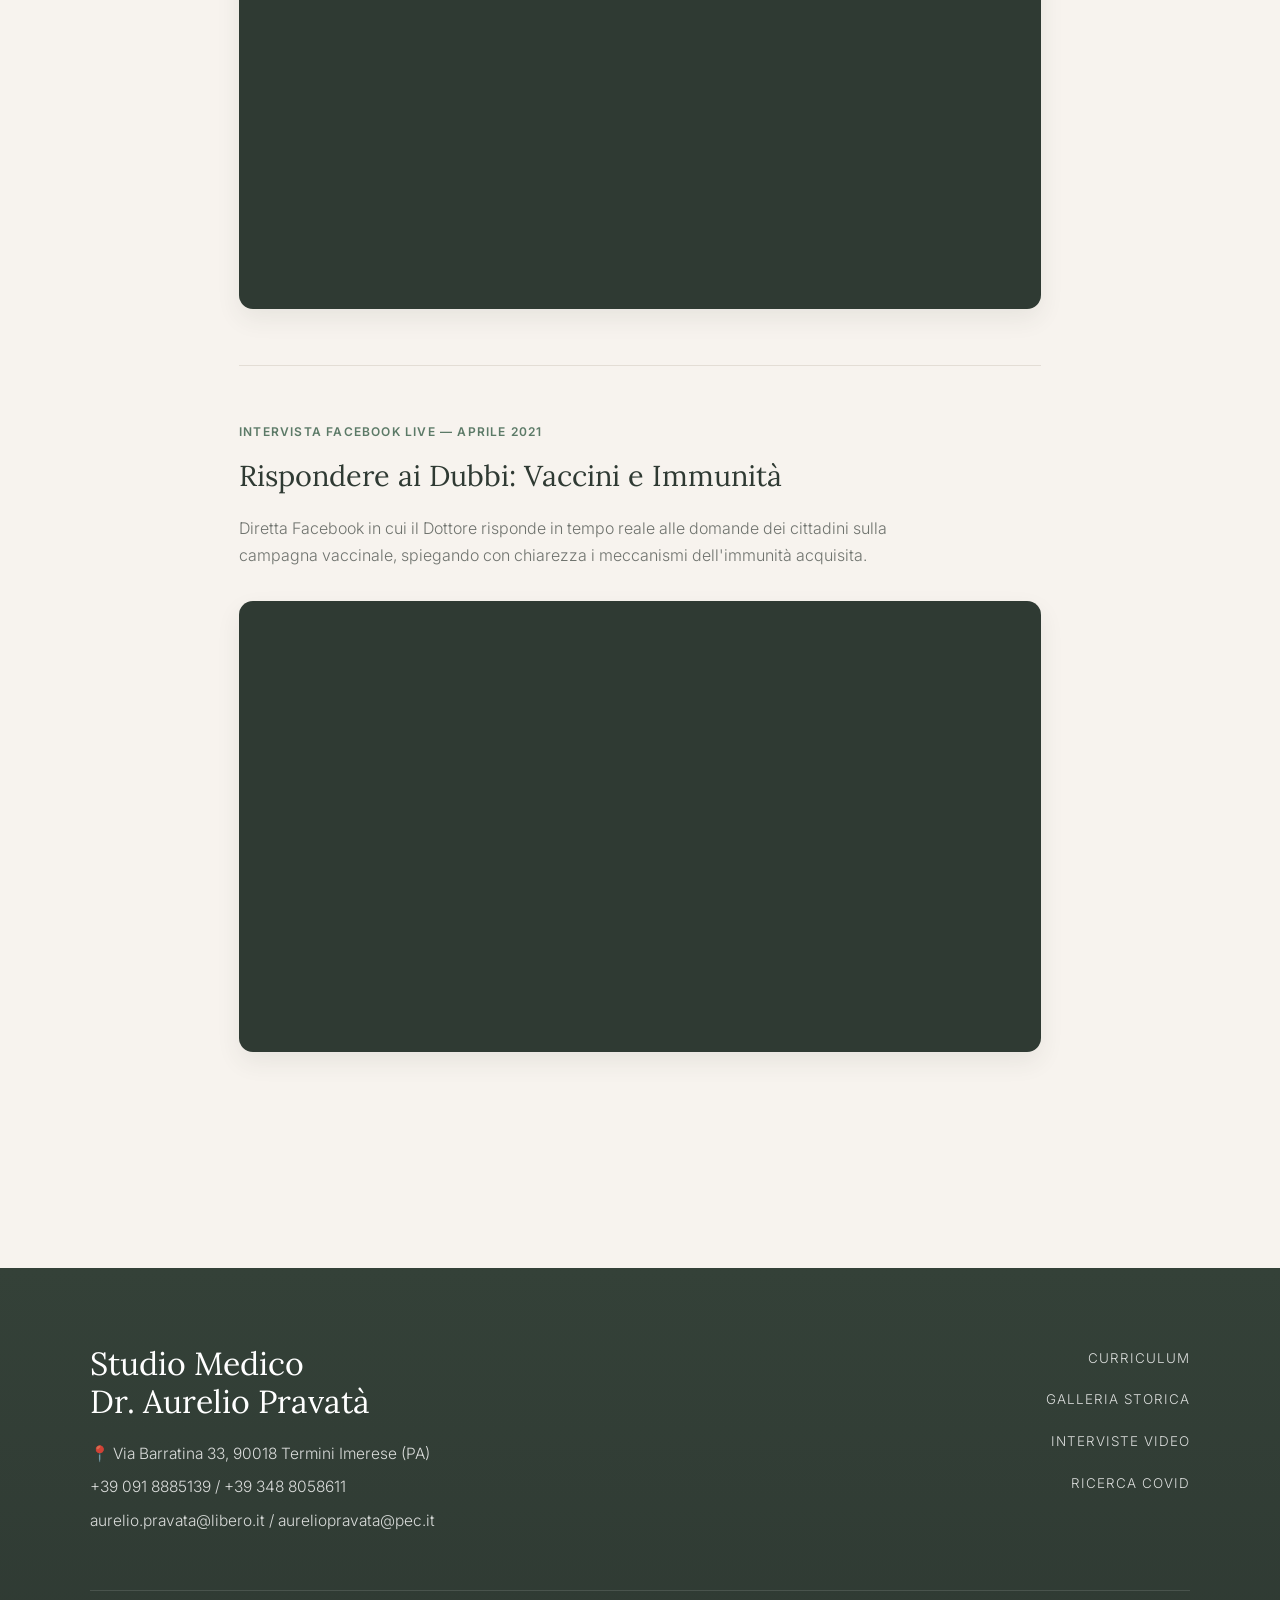
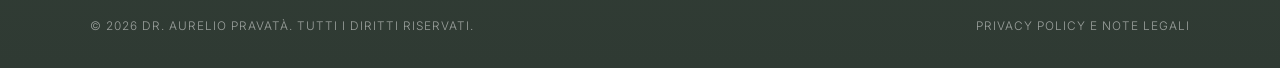
<file: interviste.html>
<!DOCTYPE html>
<html lang="it">

<head>
    <meta charset="UTF-8">
    <meta name="viewport" content="width=device-width, initial-scale=1.0">
    <title>Interviste | Dr. Aurelio Pravatà</title>
    <link rel="stylesheet" href="style.css">
</head>

<body>

    <nav class="top-bar">
        <a href="index.html" class="logo-text">Dr. Aurelio Pravatà</a>
        <a href="index.html" class="menu-btn">&larr; Home</a>
    </nav>

    <div class="page-hero">
        <div class="hero-subtitle">Divulgazione Scientifica</div>
        <h1>Interviste e Interventi</h1>
        <p>Una raccolta di interventi pubblici, interviste televisive e webinar dedicati alla prevenzione e alla
            medicina moderna.</p>
    </div>

    <div class="interviews-section">

        <div class="interview-item">
            <div class="interview-meta">TG Nazionale &mdash; 15 Maggio 2023</div>
            <h2>Prevenzione Cardiovascolare e Stili di Vita</h2>
            <p>In questa breve ma intensa intervista al telegiornale serale, il Dott. Rossi illustra i fattori di
                rischio modificabili e l'importanza degli screening preventivi annuali per la popolazione over 50.</p>
            <div class="video-wrapper">
                <iframe src="https://www.youtube.com/embed/dQw4w9WgXcQ" allowfullscreen></iframe>
            </div>
        </div>

        <div class="interview-item">
            <div class="interview-meta">Webinar Online &mdash; Novembre 2022</div>
            <h2>Robotica e Telemedicina: il Futuro della Cura</h2>
            <p>Registrazione integrale del webinar formativo organizzato dall'Ordine dei Medici. Vengono discussi i
                vantaggi della chirurgia assistita e le nuove possibilità offerte dalla medicina digitale.</p>
            <div class="video-wrapper">
                <iframe src="https://www.youtube.com/embed/tgbNymZ7vqY" allowfullscreen></iframe>
            </div>
        </div>

        <div class="interview-item">
            <div class="interview-meta">Intervista Facebook Live &mdash; Aprile 2021</div>
            <h2>Rispondere ai Dubbi: Vaccini e Immunità</h2>
            <p>Diretta Facebook in cui il Dottore risponde in tempo reale alle domande dei cittadini sulla campagna
                vaccinale, spiegando con chiarezza i meccanismi dell'immunità acquisita.</p>
            <div class="video-wrapper">
                <!-- Per video Facebook, incolla qui il codice embed fornito da Facebook -->
                <iframe src="https://www.youtube.com/embed/dQw4w9WgXcQ" allowfullscreen></iframe>
            </div>
        </div>

    </div>

    <!-- FOOTER ISTITUZIONALE -->
    <footer id="contatti">
        <div class="footer-grid">
            <div class="footer-col">
                <h2>Studio Medico<br>Dr. Aurelio Pravatà</h2>
                <p>📍 Via Barratina 33, 90018 Termini Imerese (PA)</p>
                <p>+39 091 8885139 / +39 348 8058611</p>
                <p>aurelio.pravata@libero.it / aureliopravata@pec.it</p>
                <!--<p style="margin-top: 1rem; opacity: 0.6; font-size: 0.8rem;">P.IVA 01234567890</p>-->
            </div>

            <div class="footer-col-right">
                <ul>
                    <li><a href="curriculum.html">Curriculum</a></li>
                    <li><a href="galleria.html">Galleria Storica</a></li>
                    <li><a href="interviste.html">Interviste Video</a></li>
                    <li><a href="covid.html">Ricerca Covid</a></li>
                </ul>
            </div>
        </div>

        <div class="footer-bottom">
            <div>&copy; 2026 DR. AURELIO PRAVATÀ. TUTTI I DIRITTI RISERVATI.</div>
            <div>PRIVACY POLICY E NOTE LEGALI</div>
        </div>
    </footer>

</body>

</html>
</file>
<file: style.css>
@import url('https://fonts.googleapis.com/css2?family=Inter:wght@300;400;500;600&family=Lora:ital,wght@0,400;0,500;0,600;1,400&display=swap');

/*
  Art direction:
  Sito medico personale — elegante, non corporate.
  Palette: beige caldo + verde scuro + accento ambra.
  Tipografia: Lora (display, headings) + Inter (body).
  Densità: generosa su desktop, ordinata e respirata su mobile.
*/

/* ─── CSS Custom Properties ─────────────────────────── */
:root {
    --bg-main: #f7f3ee;
    --bg-soft: #efe7de;
    --bg-white: #ffffff;

    --primary-dark: #2f3a33;
    --primary-green: #5c7a67;
    --primary-green-dark: #435b4b;

    --accent-warm: #c79662;
    --accent-warm-dark: #a97948;

    --text-dark: #2b2d2a;
    --text-muted: #6f736e;
    --text-soft: #8a8f88;

    --border-color: #e3ddd5;
    --border-strong: #d8cec2;

    --shadow-sm: 0 4px 12px rgba(47, 58, 51, 0.05);
    --shadow-md: 0 10px 24px rgba(47, 58, 51, 0.08);
    --shadow-lg: 0 20px 48px rgba(47, 58, 51, 0.12);

    --radius-sm: 8px;
    --radius-md: 14px;
    --radius-lg: 24px;
    --radius-pill: 999px;

    --container: 1180px;

    --font-heading: 'Lora', serif;
    --font-body: 'Inter', sans-serif;

    --transition: 0.3s cubic-bezier(0.4, 0, 0.2, 1);
}

/* ─── Reset & Base ───────────────────────────────────── */
* {
    margin: 0;
    padding: 0;
    box-sizing: border-box;
    -webkit-tap-highlight-color: transparent;
}

html {
    scroll-behavior: smooth;
    font-size: 16px;
}

body {
    font-family: var(--font-body);
    font-weight: 300;
    color: var(--text-dark);
    background: linear-gradient(to bottom, #f5efe8 0%, var(--bg-main) 30%, var(--bg-main) 100%);
    line-height: 1.6;
    -webkit-font-smoothing: antialiased;
    text-rendering: optimizeLegibility;
    overflow-x: hidden;
}

img {
    display: block;
    max-width: 100%;
}

a {
    color: inherit;
}

h1,
h2,
h3,
.serif-text {
    font-family: var(--font-heading);
    font-weight: 400;
    color: var(--primary-dark);
    line-height: 1.2;
}

p {
    max-width: 70ch;
}

section {
    width: 100%;
}

a:focus-visible,
button:focus-visible {
    outline: 2px solid var(--accent-warm);
    outline-offset: 3px;
    border-radius: 10px;
}

/* ─── Top Bar / Navigation ───────────────────────────── */
.top-bar {
    width: min(var(--container), calc(100% - 2rem));
    position: absolute;
    top: 0;
    left: 50%;
    transform: translateX(-50%);
    z-index: 100;
    display: flex;
    justify-content: space-between;
    align-items: center;
    padding: 1.5rem 0;
}

.logo-text {
    font-family: var(--font-heading);
    font-size: 1.25rem;
    font-weight: 500;
    color: var(--primary-dark);
    text-decoration: none;
    letter-spacing: -0.01em;
    white-space: nowrap;
}

.top-bar-right {
    display: flex;
    align-items: center;
    gap: 0.75rem;
}

.menu-btn,
.cta-fixed {
    display: inline-flex;
    align-items: center;
    justify-content: center;
    min-height: 44px;
    padding: 0 1.15rem;
    border-radius: var(--radius-pill);
    font-weight: 600;
    text-decoration: none;
    white-space: nowrap;
    border: 1px solid rgba(47, 58, 51, 0.08);
    background: var(--bg-white);
    color: var(--primary-dark);
    box-shadow: var(--shadow-sm);
    transition: all var(--transition);
}

.menu-btn {
    font-size: 0.8rem;
    text-transform: uppercase;
    letter-spacing: 0.05em;
}

.cta-fixed {
    font-size: 0.85rem;
}

.menu-btn:hover,
.cta-fixed:hover {
    transform: translateY(-2px);
    box-shadow: var(--shadow-md);
    border-color: var(--accent-warm);
}

/* ─── Hero (Homepage) ────────────────────────────────── */
.hero {
    position: relative;
    min-height: 75vh;
    display: flex;
    flex-direction: column;
    justify-content: center;
    align-items: center;
    text-align: center;
    padding: 8rem 1.5rem 4rem;
    max-width: 1180px;
    margin: 0 auto;
}

.hero::after {
    content: "";
    position: absolute;
    left: 50%;
    bottom: 1.5rem;
    transform: translateX(-50%);
    width: 1px;
    height: 48px;
    background: linear-gradient(to bottom, rgba(92, 122, 103, 0), var(--primary-green));
    opacity: 0.3;
}

.hero-subtitle {
    display: inline-flex;
    align-items: center;
    font-size: 0.75rem;
    text-transform: uppercase;
    letter-spacing: 0.12em;
    margin-bottom: 2rem;
    font-weight: 600;
    color: var(--primary-green);
    background: rgba(255, 255, 255, 0.6);
    padding: 0.5rem 1.25rem;
    border-radius: var(--radius-pill);
    border: 1px solid rgba(92, 122, 103, 0.08);
    max-width: 90vw;
}

.hero h1 {
    font-size: clamp(2.5rem, 8vw, 4.5rem);
    line-height: 1.1;
    margin-bottom: 1.5rem;
    letter-spacing: -0.02em;
}

.hero p {
    font-size: clamp(1rem, 2vw, 1.15rem);
    color: var(--text-muted);
    max-width: 680px;
    margin-bottom: 2.5rem;
}

.scroll-hint {
    display: inline-flex;
    flex-direction: column;
    align-items: center;
    gap: 0.45rem;
    margin-top: 0.4rem;
    color: var(--primary-green);
    font-size: 0.9rem;
    font-weight: 500;
    letter-spacing: 0.02em;
    opacity: 0.95;
}

.scroll-hint::after {
    content: "↓";
    font-size: 1.35rem;
    line-height: 1;
    animation: bounce 1.8s infinite;
}

@keyframes bounce {

    0%,
    20%,
    50%,
    80%,
    100% {
        transform: translateY(0);
    }

    40% {
        transform: translateY(8px);
    }

    60% {
        transform: translateY(4px);
    }
}

/* ─── Cards Section ──────────────────────────────────── */
.cards-section {
    padding: 1.5rem 2rem 7rem;
    max-width: var(--container);
    margin: 0 auto;
}

.cards-intro {
    text-align: center;
    margin-bottom: 2.25rem;
}

.cards-intro h2 {
    font-size: clamp(2rem, 3vw, 2.7rem);
    margin-bottom: 0.65rem;
}

.cards-intro p {
    margin: 0 auto;
    color: var(--text-muted);
    font-size: 1rem;
}

.cards-container {
    display: grid;
    grid-template-columns: repeat(4, minmax(0, 1fr));
    gap: 1.4rem;
    align-items: stretch;
}

.card {
    min-width: 0;
    width: 100%;
    background: var(--bg-white);
    border: 1px solid var(--border-color);
    border-radius: var(--radius-md);
    text-decoration: none;
    color: var(--text-dark);
    display: flex;
    flex-direction: column;
    overflow: hidden;
    box-shadow: var(--shadow-sm);
    transition: all var(--transition);
}

.card:hover {
    transform: translateY(-8px);
    box-shadow: var(--shadow-lg);
    border-color: var(--accent-warm);
}

.card-img-placeholder,
.card-img {
    width: 100%;
    height: 220px;
    object-fit: cover;
    background-color: var(--bg-soft);
    flex-shrink: 0;
}

.card-content {
    min-width: 0;
    padding: 1.5rem 1.35rem 1.4rem;
    display: flex;
    flex-direction: column;
    flex-grow: 1;
}

.card-content h3 {
    font-size: 1.28rem;
    margin-bottom: 0.8rem;
}

.card-content p {
    font-size: 0.96rem;
    color: var(--text-muted);
    margin-bottom: 1.5rem;
    flex-grow: 1;
}

.card-btn {
    align-self: flex-start;
    display: inline-flex;
    align-items: center;
    gap: 0.45rem;
    margin-top: auto;
    font-size: 0.79rem;
    font-weight: 600;
    text-transform: uppercase;
    letter-spacing: 1px;
    color: var(--accent-warm-dark);
    transition: color var(--transition), transform var(--transition);
}

.card:hover .card-btn {
    color: var(--primary-dark);
    transform: translateX(2px);
}

/* ─── Testimonials ───────────────────────────────────── */
.testimonials {
    max-width: var(--container);
    margin: 0 auto 6rem;
    padding: 0 2rem;
}

.testimonials-container {
    background: linear-gradient(180deg, rgba(255, 255, 255, 0.78), rgba(255, 255, 255, 0.94));
    border: 1px solid var(--border-color);
    border-radius: var(--radius-lg);
    padding: 3rem 2rem;
    box-shadow: var(--shadow-sm);
}

.testimonials h2 {
    text-align: center;
    font-size: clamp(1.8rem, 2.6vw, 2.4rem);
    margin-bottom: 2rem;
}

.testimonial-grid {
    display: grid;
    grid-template-columns: repeat(2, minmax(0, 1fr));
    gap: 1.25rem;
}

blockquote {
    background: var(--bg-white);
    border: 1px solid var(--border-color);
    border-left: 3px solid var(--accent-warm);
    border-radius: var(--radius-sm);
    padding: 1.5rem;
    color: var(--text-muted);
    font-size: 1rem;
    font-style: italic;
    box-shadow: var(--shadow-sm);
    line-height: 1.7;
}

/* ─── Footer ─────────────────────────────────────────── */
footer {
    background: linear-gradient(180deg, #344138 0%, #2f3a33 100%);
    color: var(--bg-white);
    padding: 4.8rem 3rem 2rem;
    margin-top: 2rem;
}

.footer-grid {
    display: grid;
    grid-template-columns: 1.3fr 1fr;
    gap: 4rem;
    max-width: 1100px;
    margin: 0 auto;
    border-bottom: 1px solid rgba(255, 255, 255, 0.12);
    padding-bottom: 3rem;
}

.footer-col h2 {
    color: var(--bg-white);
    font-size: 2rem;
    margin-bottom: 1.25rem;
    max-width: 420px;
}

.footer-col p {
    color: rgba(255, 255, 255, 0.82);
    font-size: 0.97rem;
    margin-bottom: 0.55rem;
}

.footer-col-right {
    display: flex;
    justify-content: flex-end;
    text-align: right;
}

.footer-col-right ul {
    list-style: none;
}

.footer-col-right li {
    margin-bottom: 1rem;
}

.footer-col-right a {
    color: var(--bg-white);
    text-decoration: none;
    font-size: 0.84rem;
    text-transform: uppercase;
    letter-spacing: 1px;
    opacity: 0.82;
    transition: opacity var(--transition), transform var(--transition);
}

.footer-col-right a:hover {
    opacity: 1;
    transform: translateX(-2px);
}

.footer-bottom {
    max-width: 1100px;
    margin: 1.6rem auto 0;
    display: flex;
    justify-content: space-between;
    gap: 1rem;
    font-size: 0.74rem;
    color: rgba(255, 255, 255, 0.52);
    text-transform: uppercase;
    letter-spacing: 1px;
}

/* ─── Page Hero (pagine interne) ─────────────────────── */
.page-hero {
    padding: 10rem 1.5rem 4rem;
    text-align: center;
    max-width: 800px;
    margin: 0 auto;
}

.page-hero h1 {
    font-size: clamp(2.2rem, 6vw, 3rem);
    margin-bottom: 1rem;
}

.page-hero p {
    color: var(--text-muted);
    font-size: 1.05rem;
    margin: 0 auto;
}

/* ─── Content Section (Curriculum) ──────────────────── */
.content-section {
    max-width: 850px;
    margin: 0 auto;
    padding: 2rem 1.5rem 8rem;
}

.section-block {
    margin-bottom: 4rem;
}

.section-block h2 {
    font-size: 1.6rem;
    margin-bottom: 1.5rem;
    padding-bottom: 0.8rem;
    border-bottom: 1px solid var(--border-color);
    text-align: left;
}

.section-block ul {
    list-style: none;
}

.section-block li {
    padding: 1.1rem 0;
    border-bottom: 1px solid var(--border-color);
    font-size: 0.95rem;
    color: var(--text-muted);
    display: flex;
    justify-content: space-between;
    align-items: baseline;
    gap: 1.5rem;
}

.section-block li strong {
    color: var(--text-dark);
    font-weight: 500;
    flex-shrink: 0;
}

.section-block li span {
    text-align: right;
}

/* ─── Timeline ───────────────────────────────────────── */
.timeline {
    border-left: 1px solid var(--border-color);
    padding-left: 2rem;
    margin-left: 0.5rem;
    margin-top: 2rem;
}

.timeline-item {
    position: relative;
    margin-bottom: 3.5rem;
}

.timeline-item::before {
    content: '';
    position: absolute;
    left: -2.35rem;
    top: 0.4rem;
    width: 10px;
    height: 10px;
    background: var(--bg-white);
    border: 2px solid var(--primary-green);
    border-radius: 50%;
}

.timeline-date {
    font-size: 0.75rem;
    text-transform: uppercase;
    letter-spacing: 0.1em;
    color: var(--primary-green);
    font-weight: 600;
    margin-bottom: 0.5rem;
}

.timeline-item h3 {
    font-size: 1.2rem;
    margin-bottom: 0.6rem;
    line-height: 1.3;
}

.timeline-item p {
    font-size: 0.95rem;
    color: var(--text-muted);
}

/* ─── Interviews Section ─────────────────────────────── */
.interviews-section {
    max-width: 850px;
    margin: 0 auto;
    padding: 2rem 1.5rem 8rem;
}

.interview-item {
    padding: 3.5rem 0;
    border-bottom: 1px solid var(--border-color);
}

.interview-item:last-child {
    border-bottom: none;
}

.interview-meta {
    font-size: 0.75rem;
    text-transform: uppercase;
    letter-spacing: 0.1em;
    color: var(--primary-green);
    font-weight: 600;
    margin-bottom: 1rem;
}

.interview-item h2 {
    font-size: clamp(1.4rem, 4vw, 1.8rem);
    margin-bottom: 1.25rem;
    line-height: 1.3;
}

.interview-item p {
    font-size: 1rem;
    color: var(--text-muted);
    margin-bottom: 2rem;
    line-height: 1.7;
}

/* ─── Video Responsive 16:9 ──────────────────────────── */
.video-wrapper {
    position: relative;
    padding-bottom: 56.25%;
    height: 0;
    border-radius: var(--radius-md);
    overflow: hidden;
    background-color: var(--primary-dark);
    box-shadow: var(--shadow-md);
}

.video-wrapper iframe {
    position: absolute;
    top: 0;
    left: 0;
    width: 100%;
    height: 100%;
    border: 0;
}

/* ─── Research / Text Block ──────────────────────────── */
.text-block {
    margin-bottom: 4.5rem;
}

.text-block h2 {
    font-size: 1.6rem;
    margin-bottom: 1.5rem;
    padding-bottom: 0.8rem;
    border-bottom: 1px solid var(--border-color);
}

.text-block p {
    font-size: 1rem;
    color: var(--text-muted);
    margin-bottom: 1.5rem;
    line-height: 1.8;
}

/* ─── Iter diagnostico (numbered list) ──────────────── */
.iter-list {
    list-style: none;
    counter-reset: iter-counter;
    margin: 2rem 0;
}

.iter-list li {
    counter-increment: iter-counter;
    padding: 1.25rem 0 1.25rem 4rem;
    border-bottom: 1px solid var(--border-color);
    position: relative;
    font-size: 1rem;
    color: var(--text-muted);
    line-height: 1.6;
}

.iter-list li::before {
    content: counter(iter-counter);
    position: absolute;
    left: 0;
    top: 50%;
    transform: translateY(-50%);
    width: 2.5rem;
    height: 2.5rem;
    background: var(--primary-green);
    color: #fff;
    border-radius: 50%;
    display: flex;
    align-items: center;
    justify-content: center;
    font-size: 0.9rem;
    font-weight: 700;
}

/* ═══════════════════════════════════════════════════════
   RESPONSIVE — Tablet ≤1100px
   ═══════════════════════════════════════════════════════ */
@media (max-width: 1100px) {
    .cards-container {
        grid-template-columns: repeat(2, minmax(0, 1fr));
    }

    .hero h1 {
        white-space: normal;
        font-size: clamp(2.4rem, 6vw, 3.8rem);
        line-height: 1.1;
    }

    .testimonial-grid {
        grid-template-columns: 1fr;
    }
}

/* ═══════════════════════════════════════════════════════
   RESPONSIVE — Mobile ≤768px
   Obiettivo: gerarchia visiva chiara, respiro tra sezioni,
   tipografia scalata, padding coerente su tutte le pagine.
   ═══════════════════════════════════════════════════════ */
@media (max-width: 768px) {

    /* — Navigazione — */
    .top-bar {
        width: calc(100% - 2rem);
        padding: 1.25rem 0;
    }

    .logo-text {
        font-size: 1.15rem;
    }

    .top-bar-right {
        gap: 0.5rem;
    }

    .menu-btn,
    .cta-fixed {
        min-height: 42px;
        padding: 0 0.85rem;
        font-size: 0.75rem;
    }

    /* — Hero (homepage) — */
    .hero {
        min-height: auto;
        padding: 7rem 1.5rem 5rem;
    }

    .hero-subtitle {
        font-size: 0.7rem;
        margin-bottom: 1.25rem;
    }

    .hero h1 {
        font-size: clamp(2.2rem, 9vw, 3rem);
        margin-bottom: 1.25rem;
    }

    .hero p {
        font-size: 0.9rem;
        margin-bottom: 2rem;
    }

    /* — Cards — */
    .cards-section {
        padding: 4rem 1.25rem 5rem;
    }

    .cards-intro {
        margin-bottom: 2rem;
    }

    .cards-intro h2 {
        font-size: 1.8rem;
        margin-bottom: 0.5rem;
    }

    .cards-intro p {
        font-size: 0.95rem;
    }

    /* — Testimonials — */
    .testimonials {
        padding: 0 1.25rem;
        margin-bottom: 4rem;
    }

    .testimonials-container {
        padding: 2.5rem 1.5rem;
        border-radius: var(--radius-md);
    }

    .testimonials h2 {
        font-size: 1.6rem;
        margin-bottom: 1.75rem;
    }

    blockquote {
        font-size: 0.95rem;
        line-height: 1.7;
        padding: 1.25rem 1.1rem;
    }

    /* — Footer — */
    footer {
        padding: 4rem 1.5rem 2rem;
    }

    .footer-grid {
        grid-template-columns: 1fr;
        text-align: center;
        gap: 2.5rem;
        padding-bottom: 2.5rem;
    }

    .footer-col h2 {
        font-size: 1.6rem;
        margin-bottom: 1rem;
    }

    .footer-col-right {
        justify-content: center;
        text-align: center;
    }

    .footer-bottom {
        flex-direction: column;
        align-items: center;
        text-align: center;
        gap: 0.5rem;
        margin-top: 1.25rem;
    }

    /* — Page Hero (pagine interne) — */
    .page-hero {
        padding: 7rem 2rem 3rem;
    }

    .page-hero h1 {
        font-size: clamp(1.9rem, 7vw, 2.5rem);
        margin-bottom: 0.85rem;
    }

    .page-hero p {
        font-size: 0.92rem;
        line-height: 1.65;
    }

    /* — Curriculum — */
    .content-section {
        padding: 2rem 2rem 5rem;
    }

    .section-block {
        margin-bottom: 3rem;
    }

    .section-block h2 {
        font-size: 1.4rem;
    }

    .section-block li {
        flex-direction: column;
        gap: 0.3rem;
        align-items: flex-start;
        padding: 0.9rem 0;
    }

    .section-block li span {
        text-align: left;
        font-size: 0.88rem;
        color: var(--text-soft);
    }

    /* — Timeline — */
    .timeline {
        padding-left: 1.5rem;
        margin-left: 0.25rem;
    }

    .timeline-item {
        margin-bottom: 2.75rem;
    }

    .timeline-item::before {
        left: -1.85rem;
    }

    .timeline-item h3 {
        font-size: 1.1rem;
    }

    /* — Interviste — */
    .interviews-section {
        padding: 2rem 2rem 5rem;
    }

    .interview-item {
        padding: 2.75rem 0;
    }

    .interview-item h2 {
        font-size: 1.35rem;
        margin-bottom: 1rem;
    }

    .interview-item p {
        font-size: 0.97rem;
        margin-bottom: 1.5rem;
    }

    /* — Ricerca / Text blocks — */
    .text-block {
        margin-bottom: 3rem;
    }

    .text-block h2 {
        font-size: 1.4rem;
    }

    .text-block p {
        font-size: 0.97rem;
        line-height: 1.75;
    }

    /* — Iter list — */
    .iter-list li {
        padding-left: 3.5rem;
        font-size: 0.97rem;
    }

    .iter-list li::before {
        width: 2.2rem;
        height: 2.2rem;
        font-size: 0.85rem;
    }
}

/* ═══════════════════════════════════════════════════════
   RESPONSIVE — Small mobile ≤480px
   ═══════════════════════════════════════════════════════ */
@media (max-width: 480px) {

    /* — Navigazione stacked — */
    .top-bar {
        flex-direction: column;
        align-items: center;
        gap: 1rem;
        padding: 1.75rem 1rem 1.5rem;
        width: 100%;
        border-bottom: 1px solid rgba(47, 58, 51, 0.07);
    }

    .logo-text {
        font-size: 1.35rem;
        letter-spacing: -0.01em;
    }

    .top-bar-right {
        display: grid;
        grid-template-columns: 1fr 1fr;
        gap: 0.5rem;
        width: 100%;
        max-width: 300px;
    }

    .menu-btn,
    .cta-fixed {
        min-height: 40px;
        padding: 0 0.75rem;
        font-size: 0.72rem;
        width: 100%;
    }

    /* — Hero (homepage) —
       bilanciato per risultare centrato rispetto alla navbar stacked */
    .hero {
        padding-top: 18rem;
        padding-bottom: 6rem;
        padding-left: 1.25rem;
        padding-right: 1.25rem;
    }

    .hero-subtitle {
        font-size: 0.65rem;
        padding: 0.4rem 0.9rem;
        margin-bottom: 1.25rem;
        max-width: 88vw;
        white-space: normal;
        line-height: 1.5;
        display: inline-block;
        text-align: center;
    }

    .hero h1 {
        font-size: clamp(2rem, 10.5vw, 2.6rem);
        line-height: 1.1;
        margin-bottom: 1.1rem;
    }

    .hero p {
        font-size: 0.88rem;
        line-height: 1.65;
        margin-bottom: 2rem;
    }

    /* — Cards — */
    .cards-section {
        padding: 3.5rem 1.1rem 4.5rem;
    }

    .cards-intro h2 {
        font-size: 1.65rem;
        margin-bottom: 0.5rem;
    }

    .cards-intro p {
        font-size: 0.9rem;
        line-height: 1.6;
    }

    .cards-container {
        grid-template-columns: 1fr !important;
        gap: 1.25rem;
    }

    .card-img-placeholder,
    .card-img {
        height: 180px;
    }

    .card-content {
        padding: 1.25rem 1.1rem 1.2rem;
    }

    .card-content h3 {
        font-size: 1.15rem;
        margin-bottom: 0.6rem;
    }

    .card-content p {
        font-size: 0.92rem;
        margin-bottom: 1.2rem;
    }

    /* — Testimonials — */
    .testimonials {
        padding: 0 1rem;
        margin-bottom: 3rem;
    }

    .testimonials-container {
        padding: 2rem 1.1rem;
        border-radius: var(--radius-md);
    }

    .testimonials h2 {
        font-size: 1.4rem;
        margin-bottom: 1.5rem;
    }

    blockquote {
        padding: 1.1rem 1rem;
        font-size: 0.88rem;
        line-height: 1.65;
    }

    /* — Footer — */
    footer {
        padding: 3.5rem 1.25rem 2rem;
    }

    .footer-grid {
        gap: 2rem;
        padding-bottom: 2rem;
    }

    .footer-col h2 {
        font-size: 1.4rem;
        margin-bottom: 0.9rem;
    }

    .footer-col p {
        font-size: 0.9rem;
    }

    /* — Page Hero (pagine interne)
       navbar stacked ≈ 8.5rem + aria 2rem = 10.5rem */
    .page-hero {
        padding: 10.5rem 2rem 2.5rem;
    }

    .page-hero h1 {
        font-size: 1.85rem;
        margin-bottom: 0.8rem;
        line-height: 1.15;
    }

    .page-hero p {
        font-size: 0.88rem;
        line-height: 1.65;
    }

    /* — Curriculum — */
    .content-section {
        padding: 1.5rem 2rem 5rem;
    }

    .section-block {
        margin-bottom: 2.5rem;
    }

    .section-block h2 {
        font-size: 1.3rem;
        padding-bottom: 0.6rem;
        margin-bottom: 1.1rem;
    }

    .section-block li {
        padding: 0.85rem 0;
        font-size: 0.92rem;
    }

    /* — Timeline — */
    .timeline {
        padding-left: 1.25rem;
        margin-left: 0;
        margin-top: 1.5rem;
    }

    .timeline-item {
        margin-bottom: 2.25rem;
    }

    .timeline-item::before {
        left: -1.6rem;
        width: 9px;
        height: 9px;
    }

    .timeline-date {
        font-size: 0.68rem;
        letter-spacing: 0.08em;
        margin-bottom: 0.4rem;
    }

    .timeline-item h3 {
        font-size: 1.05rem;
        margin-bottom: 0.5rem;
    }

    .timeline-item p {
        font-size: 0.9rem;
        line-height: 1.65;
    }

    /* — Interviste — */
    .interviews-section {
        padding: 1.5rem 2rem 5rem;
    }

    .interview-item {
        padding: 2.25rem 0;
    }

    .interview-meta {
        font-size: 0.68rem;
        margin-bottom: 0.75rem;
    }

    .interview-item h2 {
        font-size: 1.3rem;
        margin-bottom: 0.85rem;
    }

    .interview-item p {
        font-size: 0.93rem;
        margin-bottom: 1.25rem;
        line-height: 1.7;
    }

    /* — Ricerca / Text blocks — */
    .text-block {
        margin-bottom: 2.5rem;
    }

    .text-block h2 {
        font-size: 1.3rem;
        padding-bottom: 0.6rem;
        margin-bottom: 1.1rem;
    }

    .text-block p {
        font-size: 0.93rem;
        line-height: 1.75;
        margin-bottom: 1.1rem;
    }

    /* — Iter diagnostico — */
    .iter-list {
        margin: 1.5rem 0;
    }

    .iter-list li {
        padding-left: 0;
        padding-top: 3.5rem;
        padding-bottom: 1.5rem;
        font-size: 0.93rem;
        line-height: 1.65;
    }

    .iter-list li::before {
        top: 1.25rem;
        transform: none;
        width: 2rem;
        height: 2rem;
        font-size: 0.8rem;
    }
}

/* ─── Reduced motion ─────────────────────────────────── */
@media (prefers-reduced-motion: reduce) {
    html {
        scroll-behavior: auto;
    }

    *,
    *::before,
    *::after {
        animation: none !important;
        transition: none !important;
    }
}
</file>
